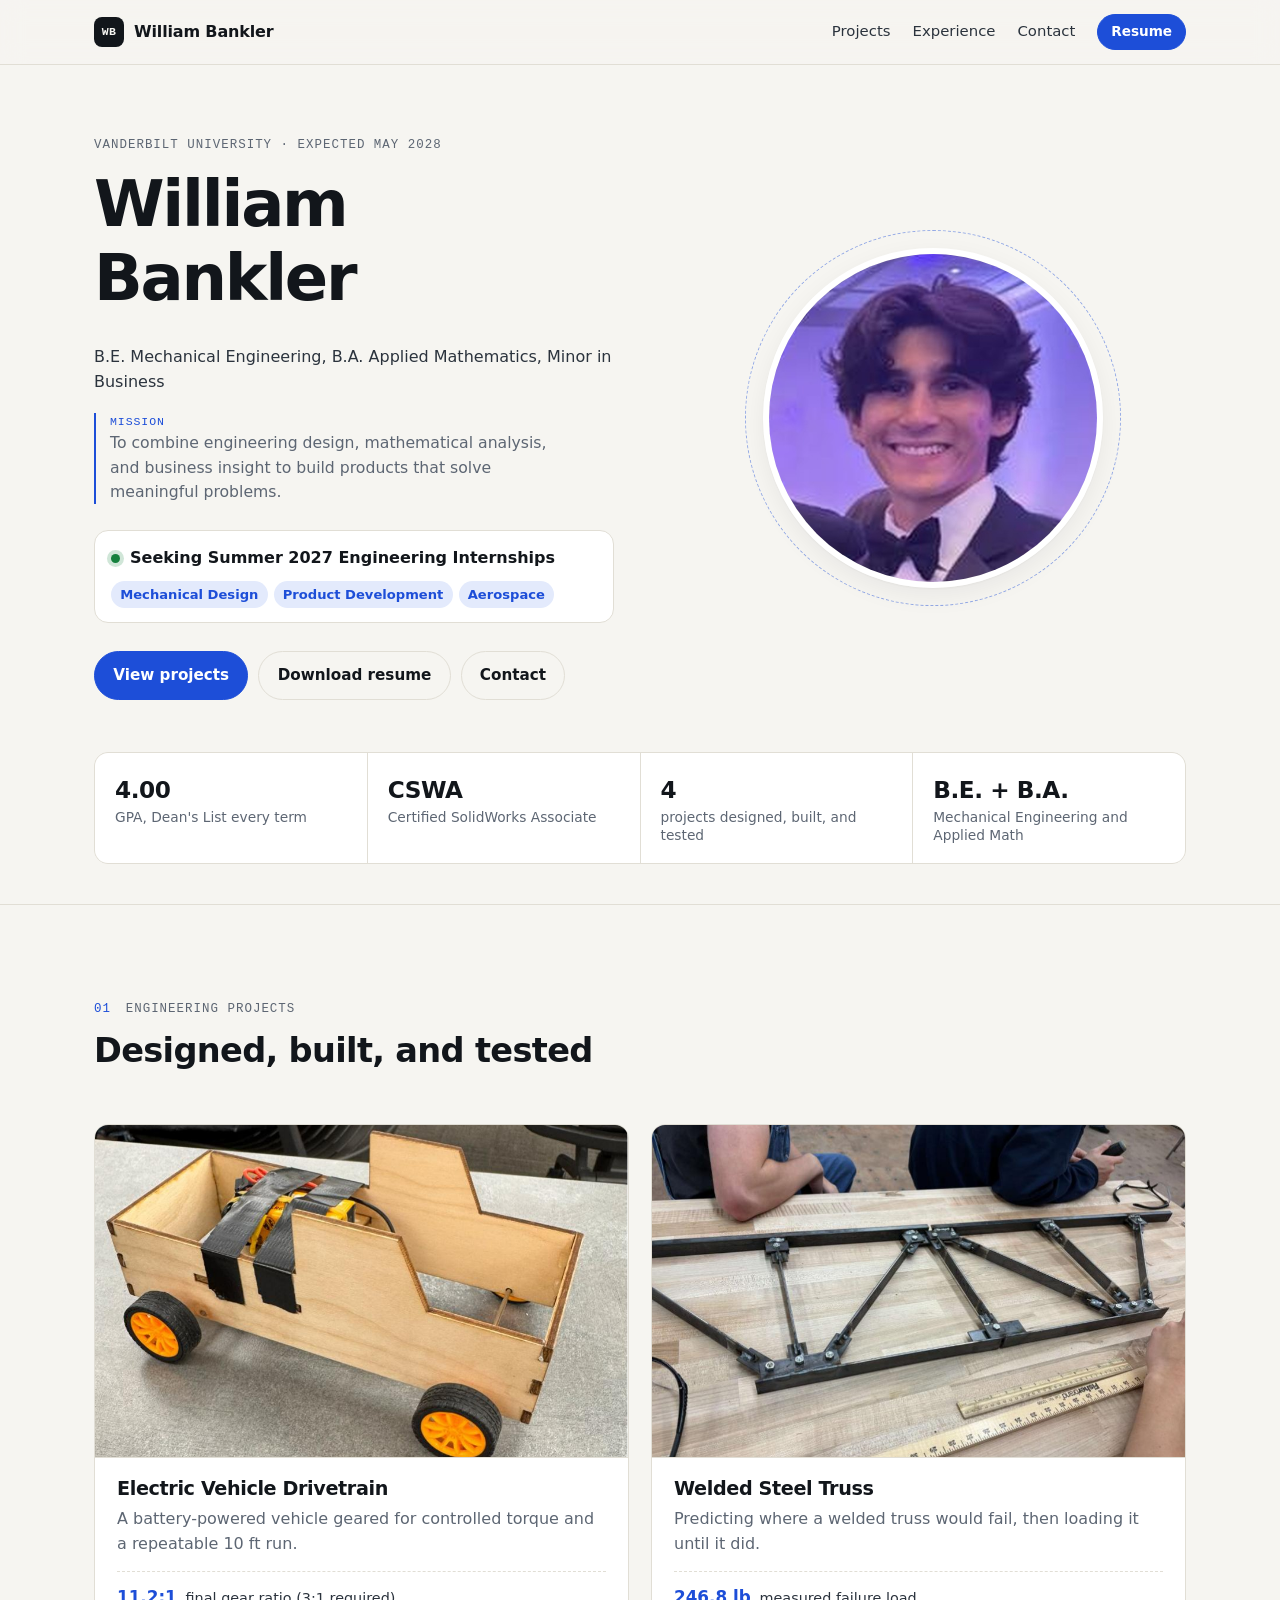
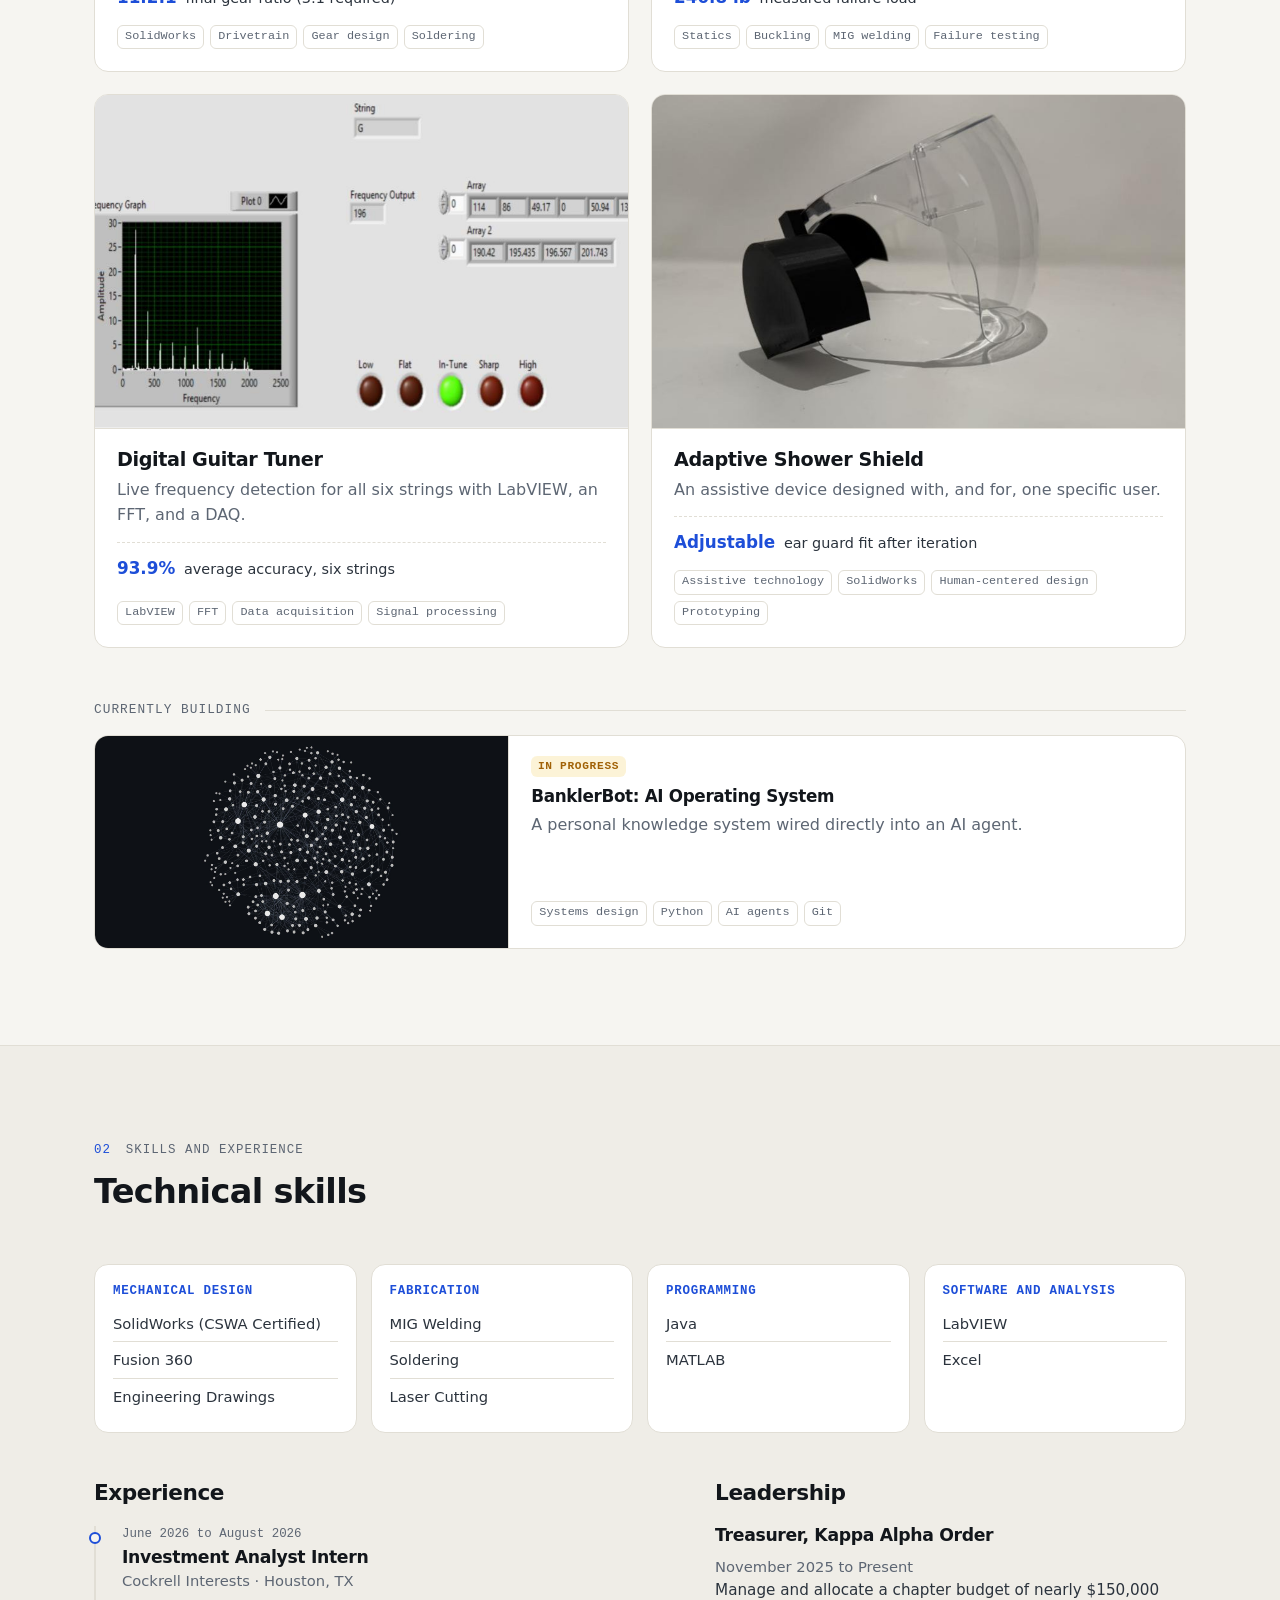
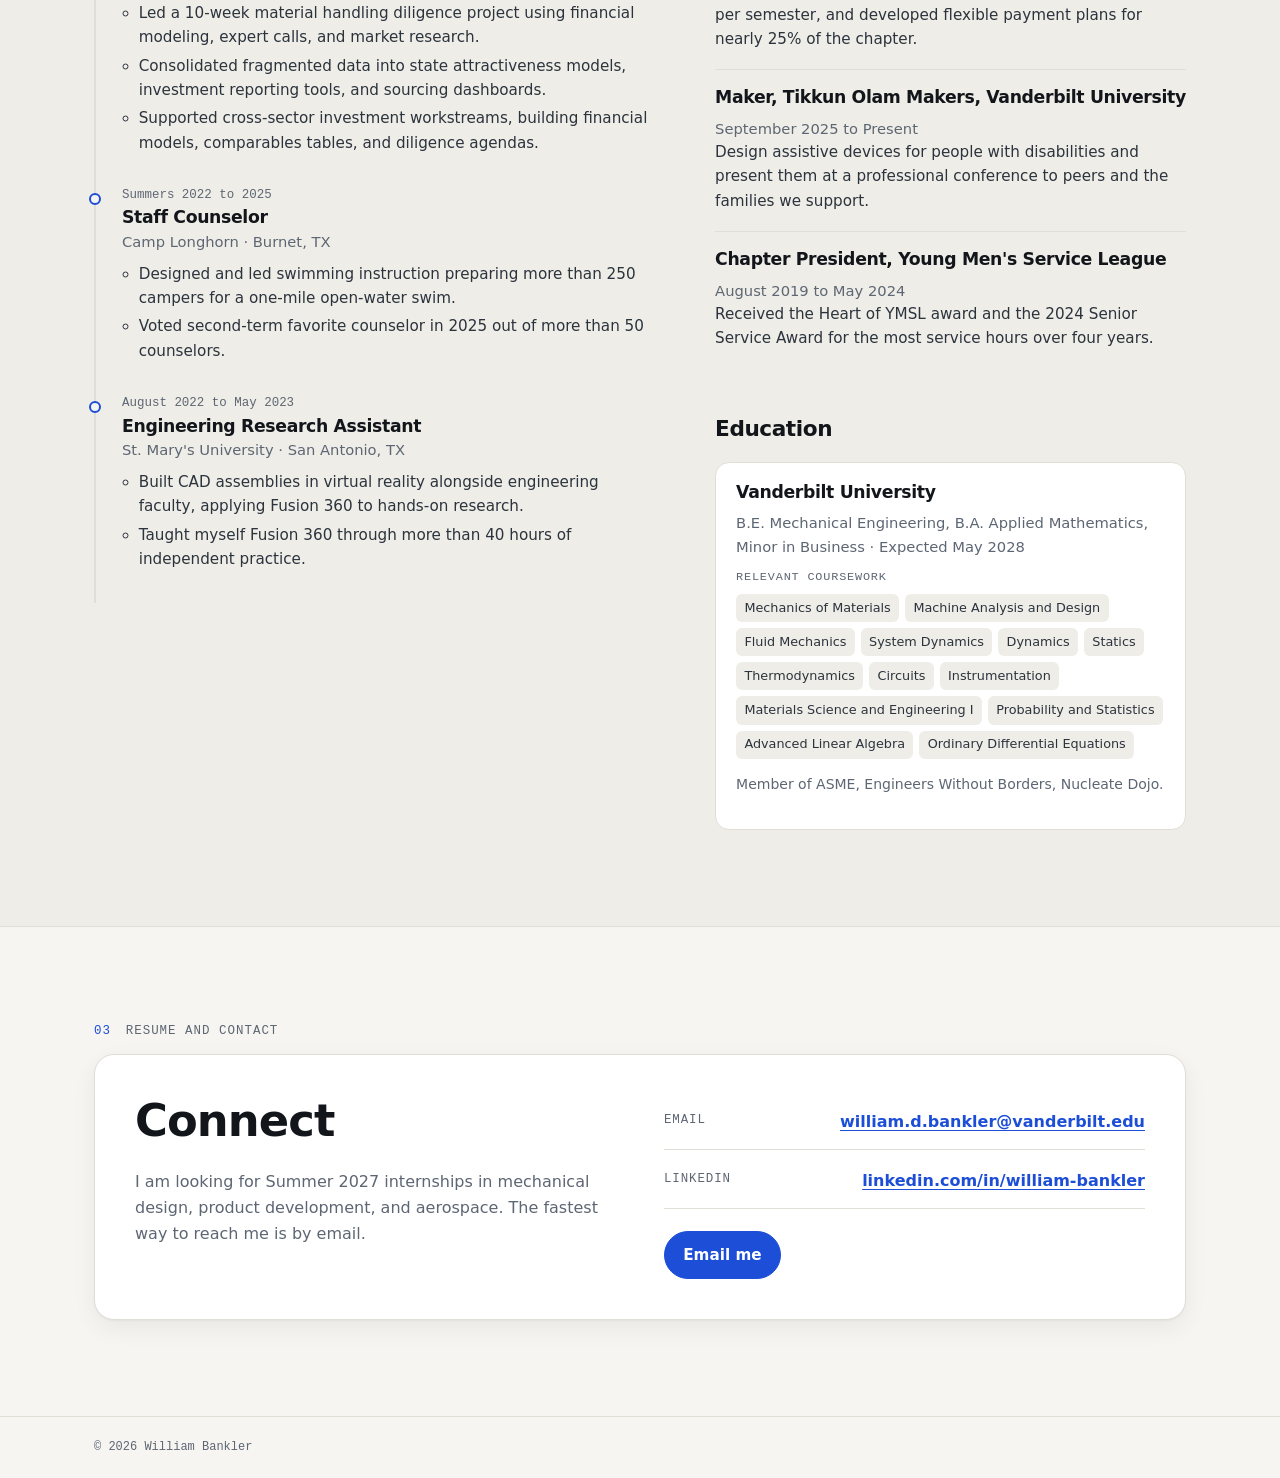
<file: docs/index.html>
<!doctype html>
<html lang="en">
<head>
<meta charset="utf-8">
<meta name="viewport" content="width=device-width, initial-scale=1">
<meta http-equiv="Content-Security-Policy" content="default-src 'self'; img-src 'self' data:; style-src 'self'; script-src 'self'; object-src 'none'; base-uri 'none'; form-action 'none'">
<meta name="referrer" content="strict-origin-when-cross-origin">
<title>William Bankler | Engineering Portfolio</title>
<meta name="description" content="William Bankler, B.E. Mechanical Engineering, B.A. Applied Mathematics, Minor in Business, Vanderbilt University. Seeking Summer 2027 Engineering Internships.">
<meta property="og:title" content="William Bankler | Engineering Portfolio"><meta property="og:description" content="William Bankler, B.E. Mechanical Engineering, B.A. Applied Mathematics, Minor in Business, Vanderbilt University. Seeking Summer 2027 Engineering Internships."><meta property="og:type" content="website"><meta property="og:image" content="https://wbankler05.github.io/media/projects/electric-vehicle/ev-final.jpg">
<link rel="icon" href="static/favicon.svg?v=afdff88c2d" type="image/svg+xml">
<link rel="stylesheet" href="static/style.css?v=dbd80b9063">
<script src="static/site.js?v=0c40fa672f" defer></script>
</head>
<body>
<a class="skip" href="#main">Skip to content</a>
<header class="topbar">
  <div class="wrap topbar-inner">
    <a class="brand" href="index.html"><span class="brand-mark" aria-hidden="true">WB</span>William Bankler</a>
    <nav class="nav" aria-label="Primary">
      <a href="index.html#projects">Projects</a>
      <a href="index.html#experience">Experience</a>
      <a href="index.html#contact">Contact</a>
      <a class="btn btn-small" href="media/resume/William-Bankler-Resume.pdf?v=e7cdd687d5" download>Resume</a>
    </nav>
  </div>
</header>
<main id="main">

<section class="hero">
  <div class="wrap hero-grid">
    <div class="hero-text">
      <p class="kicker">Vanderbilt University · Expected May 2028</p>
      <h1>William Bankler</h1>
      <p class="degree">B.E. Mechanical Engineering, B.A. Applied Mathematics, Minor in Business</p>
      
      <p class="mission"><span>Mission</span>To combine engineering design, mathematical analysis, and business insight to build products that solve meaningful problems.</p>
      <div class="seeking">
        <p><span class="dot" aria-hidden="true"></span>Seeking Summer 2027 Engineering Internships</p>
        <ul class="focus"><li>Mechanical Design</li><li>Product Development</li><li>Aerospace</li></ul>
      </div>
      <div class="actions">
        <a class="btn" href="#projects">View projects</a>
        <a class="btn btn-ghost" href="media/resume/William-Bankler-Resume.pdf?v=e7cdd687d5" download>Download resume</a>
        <a class="btn btn-ghost" href="#contact">Contact</a>
      </div>
    </div>
    <figure class="hero-portrait">
      <img src="media/profile/headshot.jpg?v=18ed8d3fde" alt="Portrait of William Bankler">
    </figure>
  </div>
  <div class="wrap"><div class="stats"><div class="stat"><strong>4.00</strong><span>GPA, Dean&#x27;s List every term</span></div><div class="stat"><strong>CSWA</strong><span>Certified SolidWorks Associate</span></div><div class="stat"><strong>4</strong><span>projects designed, built, and tested</span></div><div class="stat"><strong>B.E. + B.A.</strong><span>Mechanical Engineering and Applied Math</span></div></div></div>
</section>

<section id="projects" class="section">
  <div class="wrap">
    <p class="eyebrow"><span>01</span> Engineering projects</p>
    <div class="section-head">
      <h2>Designed, built, and tested</h2>
    </div>
    <div class="grid grid-2"><a class="card" href="projects/electric-vehicle.html">
  <div class="card-img"><img src="media/projects/electric-vehicle/ev-final.jpg?v=8b756af70c" alt="Electric Vehicle Drivetrain" loading="lazy"></div>
  <div class="card-body">
    
    <h3>Electric Vehicle Drivetrain</h3>
    <p class="muted">A battery-powered vehicle geared for controlled torque and a repeatable 10 ft run.</p>
    <p class="card-metric"><strong>11.2:1</strong> final gear ratio (3:1 required)</p>
    <ul class="tags"><li>SolidWorks</li><li>Drivetrain</li><li>Gear design</li><li>Soldering</li></ul>
  </div>
</a>
<a class="card" href="projects/steel-truss.html">
  <div class="card-img"><img src="media/projects/steel-truss/truss-assembled.jpg?v=0a36ee2962" alt="Welded Steel Truss" loading="lazy"></div>
  <div class="card-body">
    
    <h3>Welded Steel Truss</h3>
    <p class="muted">Predicting where a welded truss would fail, then loading it until it did.</p>
    <p class="card-metric"><strong>246.8 lb</strong> measured failure load</p>
    <ul class="tags"><li>Statics</li><li>Buckling</li><li>MIG welding</li><li>Failure testing</li></ul>
  </div>
</a>
<a class="card" href="projects/guitar-tuner.html">
  <div class="card-img"><img src="media/projects/guitar-tuner/tuner-front-panel.jpg?v=2bf422ad11" alt="Digital Guitar Tuner" loading="lazy"></div>
  <div class="card-body">
    
    <h3>Digital Guitar Tuner</h3>
    <p class="muted">Live frequency detection for all six strings with LabVIEW, an FFT, and a DAQ.</p>
    <p class="card-metric"><strong>93.9%</strong> average accuracy, six strings</p>
    <ul class="tags"><li>LabVIEW</li><li>FFT</li><li>Data acquisition</li><li>Signal processing</li></ul>
  </div>
</a>
<a class="card" href="projects/shower-shield.html">
  <div class="card-img"><img src="media/projects/shower-shield/shield-final.jpg?v=4ce1c77879" alt="Adaptive Shower Shield" loading="lazy"></div>
  <div class="card-body">
    
    <h3>Adaptive Shower Shield</h3>
    <p class="muted">An assistive device designed with, and for, one specific user.</p>
    <p class="card-metric"><strong>Adjustable</strong> ear guard fit after iteration</p>
    <ul class="tags"><li>Assistive technology</li><li>SolidWorks</li><li>Human-centered design</li><li>Prototyping</li></ul>
  </div>
</a></div>
    <div class="subhead"><h3>Currently building</h3></div>
<div class="grid grid-1"><a class="card card-small" href="projects/banklerbot.html">
  <div class="card-img"><img src="media/projects/banklerbot/bb-vault-graph.jpg?v=eb9e71341e" alt="BanklerBot: AI Operating System" loading="lazy"></div>
  <div class="card-body">
    <span class="badge">In progress</span>
    <h3>BanklerBot: AI Operating System</h3>
    <p class="muted">A personal knowledge system wired directly into an AI agent.</p>
    
    <ul class="tags"><li>Systems design</li><li>Python</li><li>AI agents</li><li>Git</li></ul>
  </div>
</a></div>
  </div>
</section>

<section id="experience" class="section section-alt">
  <div class="wrap">
    <p class="eyebrow"><span>02</span> Skills and experience</p>
    <div class="section-head">
      <h2>Technical skills</h2>
    </div>
    <div class="skills"><div class="skill">
  <h3>Mechanical Design</h3>
  <ul><li>SolidWorks (CSWA Certified)</li><li>Fusion 360</li><li>Engineering Drawings</li></ul>
</div><div class="skill">
  <h3>Fabrication</h3>
  <ul><li>MIG Welding</li><li>Soldering</li><li>Laser Cutting</li></ul>
</div><div class="skill">
  <h3>Programming</h3>
  <ul><li>Java</li><li>MATLAB</li></ul>
</div><div class="skill">
  <h3>Software and Analysis</h3>
  <ul><li>LabVIEW</li><li>Excel</li></ul>
</div></div>

    <div class="two-col">
      <div>
        <h2 class="h2-sub">Experience</h2>
        <ol class="timeline"><li class="tl-item">
  <div class="tl-when">June 2026 to August 2026</div>
  <div class="tl-what">
    <h3>Investment Analyst Intern</h3>
    <p class="tl-org">Cockrell Interests · Houston, TX</p>
    <ul><li>Led a 10-week material handling diligence project using financial modeling, expert calls, and market research.</li><li>Consolidated fragmented data into state attractiveness models, investment reporting tools, and sourcing dashboards.</li><li>Supported cross-sector investment workstreams, building financial models, comparables tables, and diligence agendas.</li></ul>
  </div>
</li><li class="tl-item">
  <div class="tl-when">Summers 2022 to 2025</div>
  <div class="tl-what">
    <h3>Staff Counselor</h3>
    <p class="tl-org">Camp Longhorn · Burnet, TX</p>
    <ul><li>Designed and led swimming instruction preparing more than 250 campers for a one-mile open-water swim.</li><li>Voted second-term favorite counselor in 2025 out of more than 50 counselors.</li></ul>
  </div>
</li><li class="tl-item">
  <div class="tl-when">August 2022 to May 2023</div>
  <div class="tl-what">
    <h3>Engineering Research Assistant</h3>
    <p class="tl-org">St. Mary&#x27;s University · San Antonio, TX</p>
    <ul><li>Built CAD assemblies in virtual reality alongside engineering faculty, applying Fusion 360 to hands-on research.</li><li>Taught myself Fusion 360 through more than 40 hours of independent practice.</li></ul>
  </div>
</li></ol>
      </div>
      <div>
        <h2 class="h2-sub">Leadership</h2>
        <ul class="lead-list"><li>
  <h3>Treasurer, Kappa Alpha Order</h3>
  <p class="tl-org">November 2025 to Present</p>
  <p>Manage and allocate a chapter budget of nearly $150,000 per semester, and developed flexible payment plans for nearly 25% of the chapter.</p>
</li><li>
  <h3>Maker, Tikkun Olam Makers, Vanderbilt University</h3>
  <p class="tl-org">September 2025 to Present</p>
  <p>Design assistive devices for people with disabilities and present them at a professional conference to peers and the families we support.</p>
</li><li>
  <h3>Chapter President, Young Men&#x27;s Service League</h3>
  <p class="tl-org">August 2019 to May 2024</p>
  <p>Received the Heart of YMSL award and the 2024 Senior Service Award for the most service hours over four years.</p>
</li></ul>
        <h2 class="h2-sub">Education</h2>
        <div class="edu">
          <h3>Vanderbilt University</h3>
          <p class="tl-org">B.E. Mechanical Engineering, B.A. Applied Mathematics, Minor in Business · Expected May 2028</p>
          <p class="edu-label">Relevant coursework</p>
          <ul class="chips"><li>Mechanics of Materials</li><li>Machine Analysis and Design</li><li>Fluid Mechanics</li><li>System Dynamics</li><li>Dynamics</li><li>Statics</li><li>Thermodynamics</li><li>Circuits</li><li>Instrumentation</li><li>Materials Science and Engineering I</li><li>Probability and Statistics</li><li>Advanced Linear Algebra</li><li>Ordinary Differential Equations</li></ul>
          <p class="muted small">Member of ASME, Engineers Without Borders, Nucleate Dojo.</p>
        </div>
      </div>
    </div>
  </div>
</section>

<section id="contact" class="section">
  <div class="wrap">
    <p class="eyebrow"><span>03</span> Resume and contact</p>
    <div class="contact">
      <div>
        <h2>Connect</h2>
        <p class="muted">I am looking for Summer 2027 internships in mechanical design, product development, and aerospace. The fastest way to reach me is by email.</p>
      </div>
      <div class="contact-links">
        <div class="contact-row"><span>Email</span><a class="js-email " data-u="william.d.bankler" data-d="vanderbilt.edu" href="index.html#contact">william.d.bankler [at] vanderbilt.edu</a></div>
        <div class="contact-row"><span>LinkedIn</span><a href="https://www.linkedin.com/in/william-bankler" rel="noopener noreferrer" target="_blank">linkedin.com/in/william-bankler</a></div>        <a class="btn js-mailto" href="#contact">Email me</a>
      </div>
    </div>
  </div>
</section>

</main>
<footer class="footer">
  <div class="wrap footer-inner">
    <p class="fine">© 2026 William Bankler</p>
    
  </div>
</footer>
<dialog class="lightbox" aria-label="Image viewer">
  <button class="lightbox-close" type="button" aria-label="Close">×</button>
  <figure><img alt=""><figcaption></figcaption></figure>
</dialog>
</body>
</html>
</file>
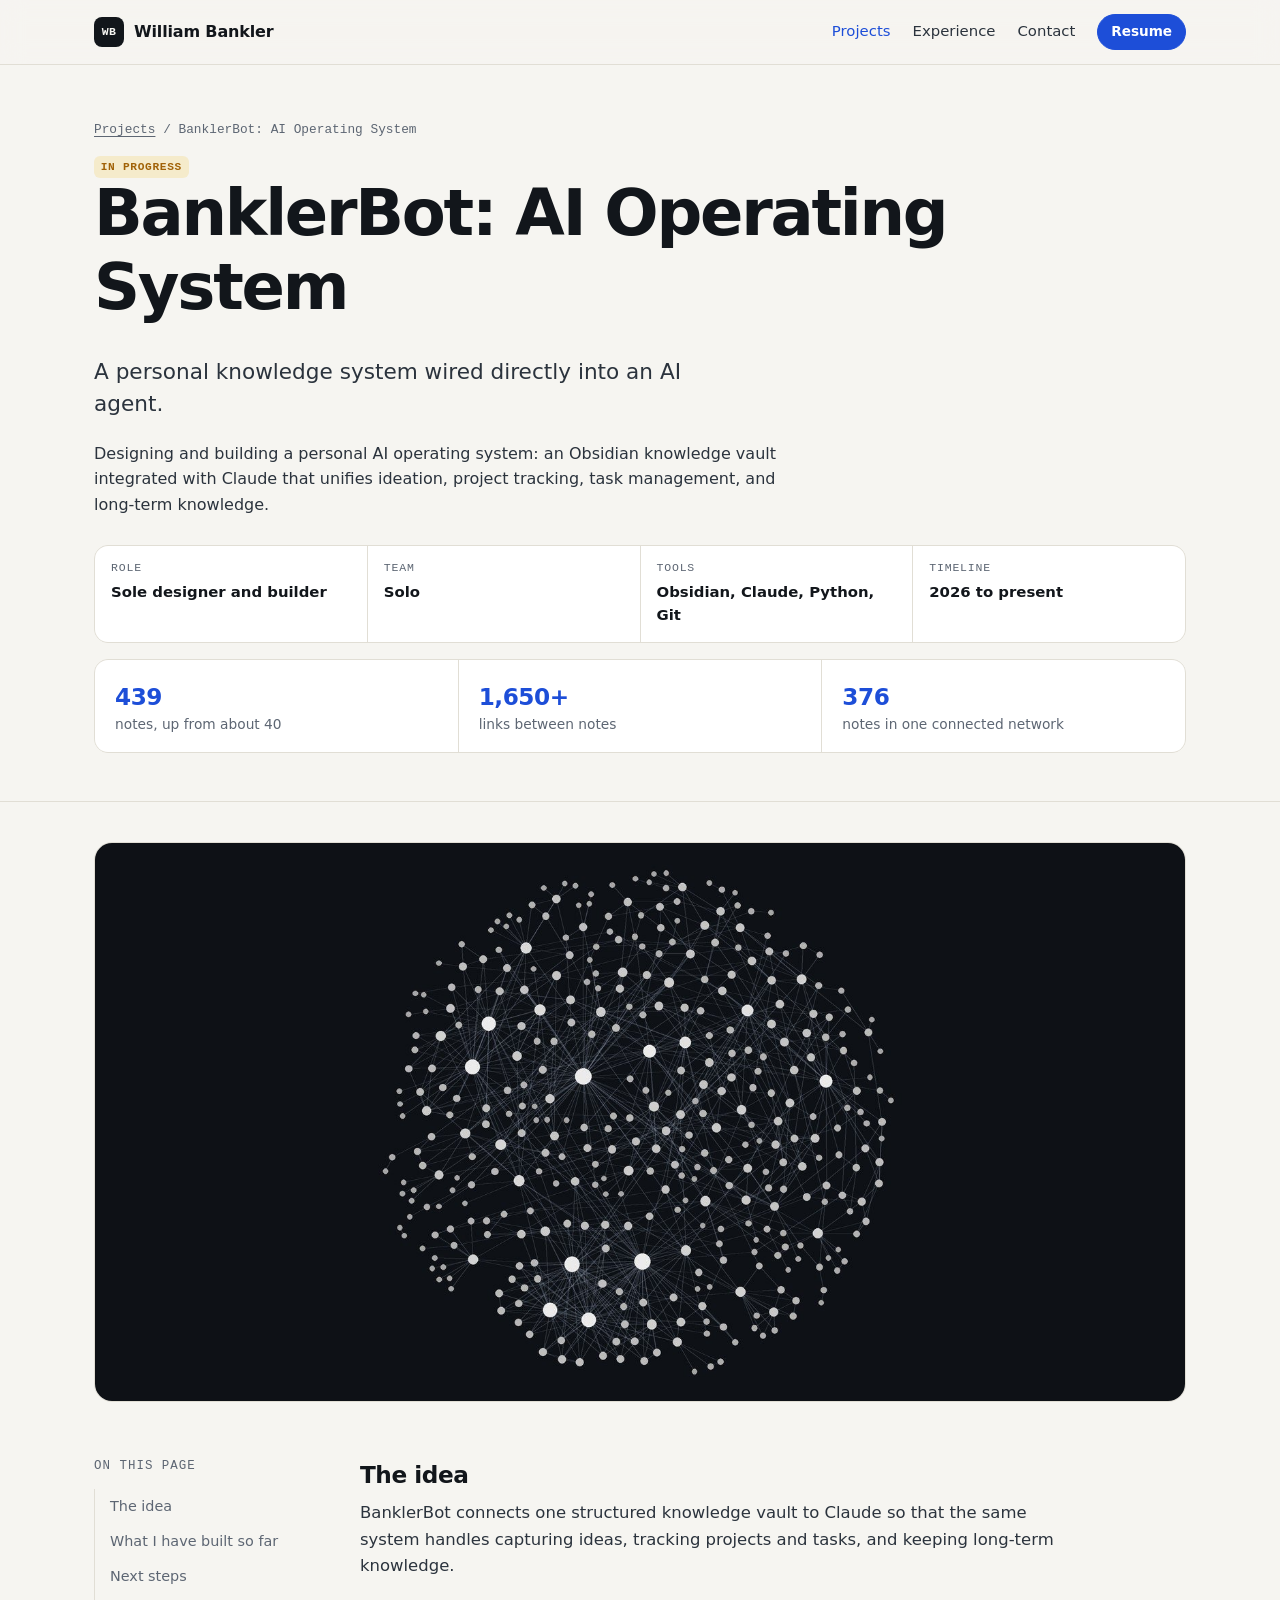
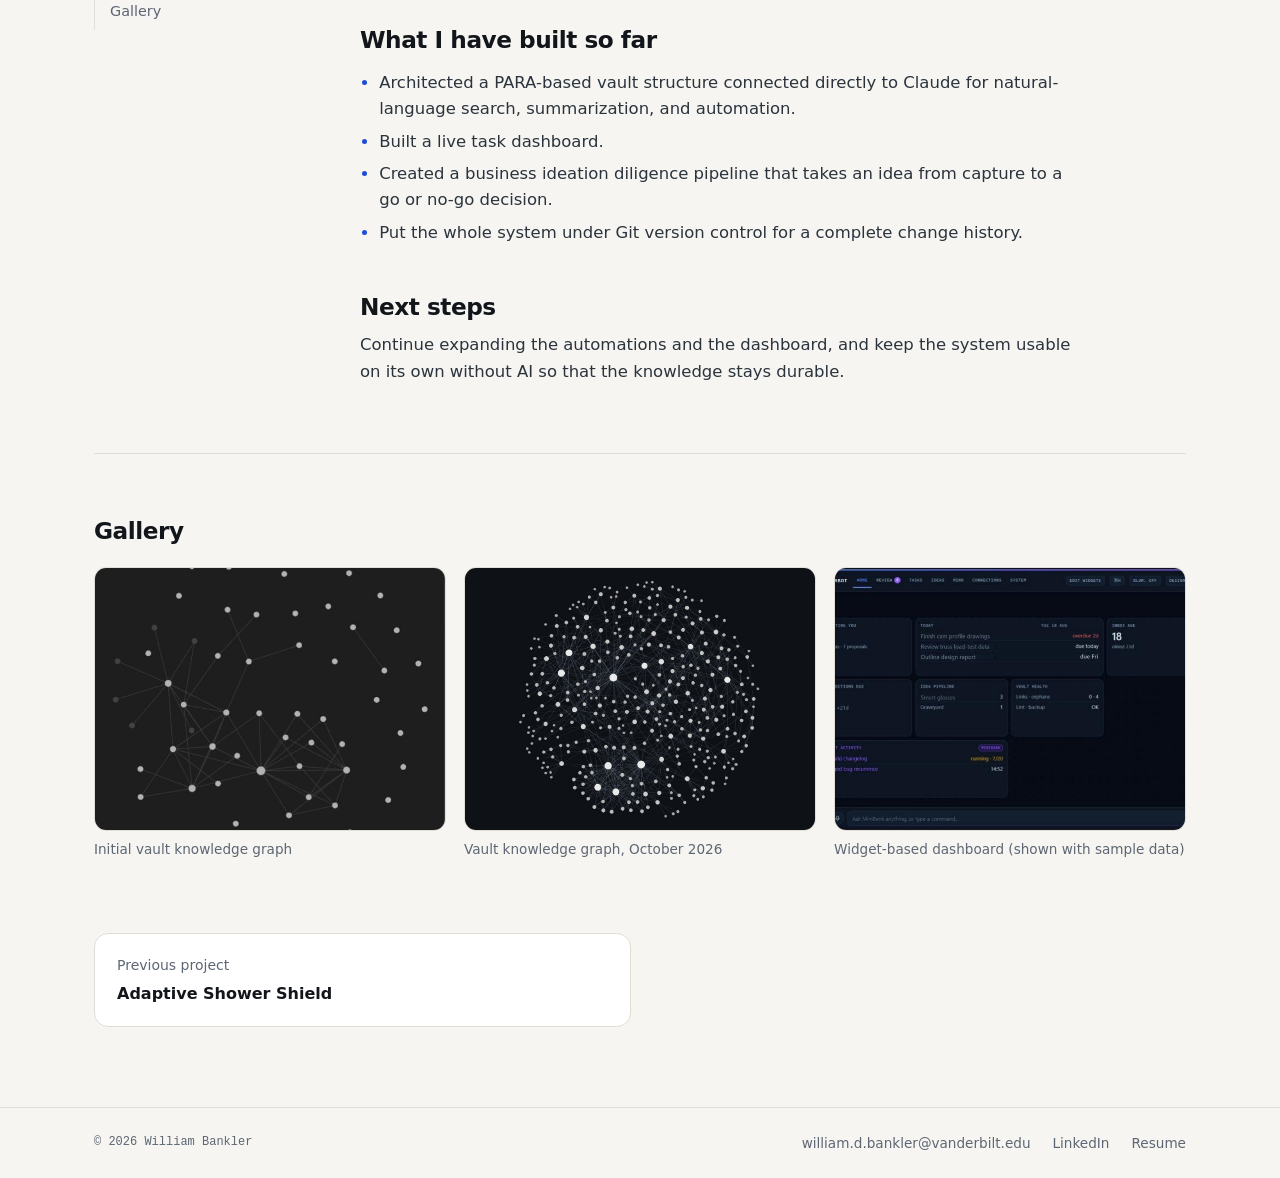
<file: docs/projects/banklerbot.html>
<!doctype html>
<html lang="en">
<head>
<meta charset="utf-8">
<meta name="viewport" content="width=device-width, initial-scale=1">
<meta http-equiv="Content-Security-Policy" content="default-src 'self'; img-src 'self' data:; style-src 'self'; script-src 'self'; object-src 'none'; base-uri 'none'; form-action 'none'">
<meta name="referrer" content="strict-origin-when-cross-origin">
<title>BanklerBot: AI Operating System | William Bankler</title>
<meta name="description" content="Designing and building a personal AI operating system: an Obsidian knowledge vault integrated with Claude that unifies ideation, project tracking, task management, and long-term knowledge.">
<meta property="og:title" content="BanklerBot: AI Operating System | William Bankler"><meta property="og:description" content="Designing and building a personal AI operating system: an Obsidian knowledge vault integrated with Claude that unifies ideation, project tracking, task management, and long-term knowledge."><meta property="og:type" content="website"><meta property="og:image" content="https://wbankler05.github.io/media/projects/banklerbot/bb-vault-graph.jpg">
<link rel="icon" href="../static/favicon.svg?v=afdff88c2d" type="image/svg+xml">
<link rel="stylesheet" href="../static/style.css?v=dbd80b9063">
<script src="../static/site.js?v=0c40fa672f" defer></script>
</head>
<body>
<a class="skip" href="#main">Skip to content</a>
<header class="topbar">
  <div class="wrap topbar-inner">
    <a class="brand" href="../index.html"><span class="brand-mark" aria-hidden="true">WB</span>William Bankler</a>
    <nav class="nav" aria-label="Primary">
      <a href="../index.html#projects" aria-current="page">Projects</a>
      <a href="../index.html#experience">Experience</a>
      <a href="../index.html#contact">Contact</a>
      <a class="btn btn-small" href="../media/resume/William-Bankler-Resume.pdf?v=e7cdd687d5" download>Resume</a>
    </nav>
  </div>
</header>
<main id="main">

<article class="case">
  <header class="case-head">
    <div class="wrap">
      <p class="crumb"><a href="../index.html#projects">Projects</a> <span aria-hidden="true">/</span> BanklerBot: AI Operating System</p>
      <span class="badge">In progress</span>
      <h1>BanklerBot: AI Operating System</h1>
      <p class="lede">A personal knowledge system wired directly into an AI agent.</p>
      <p class="case-summary">Designing and building a personal AI operating system: an Obsidian knowledge vault integrated with Claude that unifies ideation, project tracking, task management, and long-term knowledge.</p>
      <dl class="meta"><div><dt>Role</dt><dd>Sole designer and builder</dd></div><div><dt>Team</dt><dd>Solo</dd></div><div><dt>Tools</dt><dd>Obsidian, Claude, Python, Git</dd></div><div><dt>Timeline</dt><dd>2026 to present</dd></div></dl>
      <div class="stats stats-case"><div class="stat"><strong>439</strong><span>notes, up from about 40</span></div><div class="stat"><strong>1,650+</strong><span>links between notes</span></div><div class="stat"><strong>376</strong><span>notes in one connected network</span></div></div>
    </div>
  </header>
  <div class="wrap">
    <figure class="case-cover"><img src="../media/projects/banklerbot/bb-vault-graph.jpg?v=eb9e71341e" alt="BanklerBot: AI Operating System"></figure>
    <div class="case-body">
      <aside class="toc" aria-label="On this page"><p class="eyebrow">On this page</p><ol><li><a href="#the-idea">The idea</a></li><li><a href="#what-i-have-built-so-far">What I have built so far</a></li><li><a href="#next-steps">Next steps</a></li><li><a href="#gallery">Gallery</a></li></ol></aside>
      <div class="prose"><section id="the-idea" class="cs-section"><h2>The idea</h2><p>BanklerBot connects one structured knowledge vault to Claude so that the same system handles capturing ideas, tracking projects and tasks, and keeping long-term knowledge.</p></section><section id="what-i-have-built-so-far" class="cs-section"><h2>What I have built so far</h2><ul><li>Architected a PARA-based vault structure connected directly to Claude for natural-language search, summarization, and automation.</li><li>Built a live task dashboard.</li><li>Created a business ideation diligence pipeline that takes an idea from capture to a go or no-go decision.</li><li>Put the whole system under Git version control for a complete change history.</li></ul></section><section id="next-steps" class="cs-section"><h2>Next steps</h2><p>Continue expanding the automations and the dashboard, and keep the system usable on its own without AI so that the knowledge stays durable.</p></section></div>
    </div>
    <section id="gallery" class="gallery-wrap">
      <h2>Gallery</h2>
      <div class="gallery"><figure class="shot">
  <button type="button" class="shot-btn" data-full="../media/projects/banklerbot/bb-graph-initial.jpg?v=6ca91e0f36" data-caption="Initial vault knowledge graph">
    <img src="../media/projects/banklerbot/bb-graph-initial.jpg?v=6ca91e0f36" alt="Initial vault knowledge graph" loading="lazy">
  </button>
  <figcaption>Initial vault knowledge graph</figcaption>
</figure><figure class="shot">
  <button type="button" class="shot-btn" data-full="../media/projects/banklerbot/bb-vault-graph.jpg?v=eb9e71341e" data-caption="Vault knowledge graph, October 2026">
    <img src="../media/projects/banklerbot/bb-vault-graph.jpg?v=eb9e71341e" alt="Vault knowledge graph, October 2026" loading="lazy">
  </button>
  <figcaption>Vault knowledge graph, October 2026</figcaption>
</figure><figure class="shot">
  <button type="button" class="shot-btn" data-full="../media/projects/banklerbot/bb-dashboard.jpg?v=d21ceae148" data-caption="Widget-based dashboard (shown with sample data)">
    <img src="../media/projects/banklerbot/bb-dashboard.jpg?v=d21ceae148" alt="Widget-based dashboard (shown with sample data)" loading="lazy">
  </button>
  <figcaption>Widget-based dashboard (shown with sample data)</figcaption>
</figure></div>
    </section>
    <nav class="prevnext" aria-label="More projects"><a class="pn pn-prev" href="shower-shield.html"><span class="muted small">Previous project</span><strong>Adaptive Shower Shield</strong></a><span></span></nav>
  </div>
</article>

</main>
<footer class="footer">
  <div class="wrap footer-inner">
    <p class="fine">© 2026 William Bankler</p>
    <ul class="footer-links">
      <li><a class="js-email " data-u="william.d.bankler" data-d="vanderbilt.edu" href="../index.html#contact">william.d.bankler [at] vanderbilt.edu</a></li>
      <li><a href="https://www.linkedin.com/in/william-bankler" rel="noopener noreferrer" target="_blank">LinkedIn</a></li>
      <li><a href="../media/resume/William-Bankler-Resume.pdf?v=e7cdd687d5" download>Resume</a></li>
    </ul>
  </div>
</footer>
<dialog class="lightbox" aria-label="Image viewer">
  <button class="lightbox-close" type="button" aria-label="Close">×</button>
  <figure><img alt=""><figcaption></figcaption></figure>
</dialog>
</body>
</html>
</file>
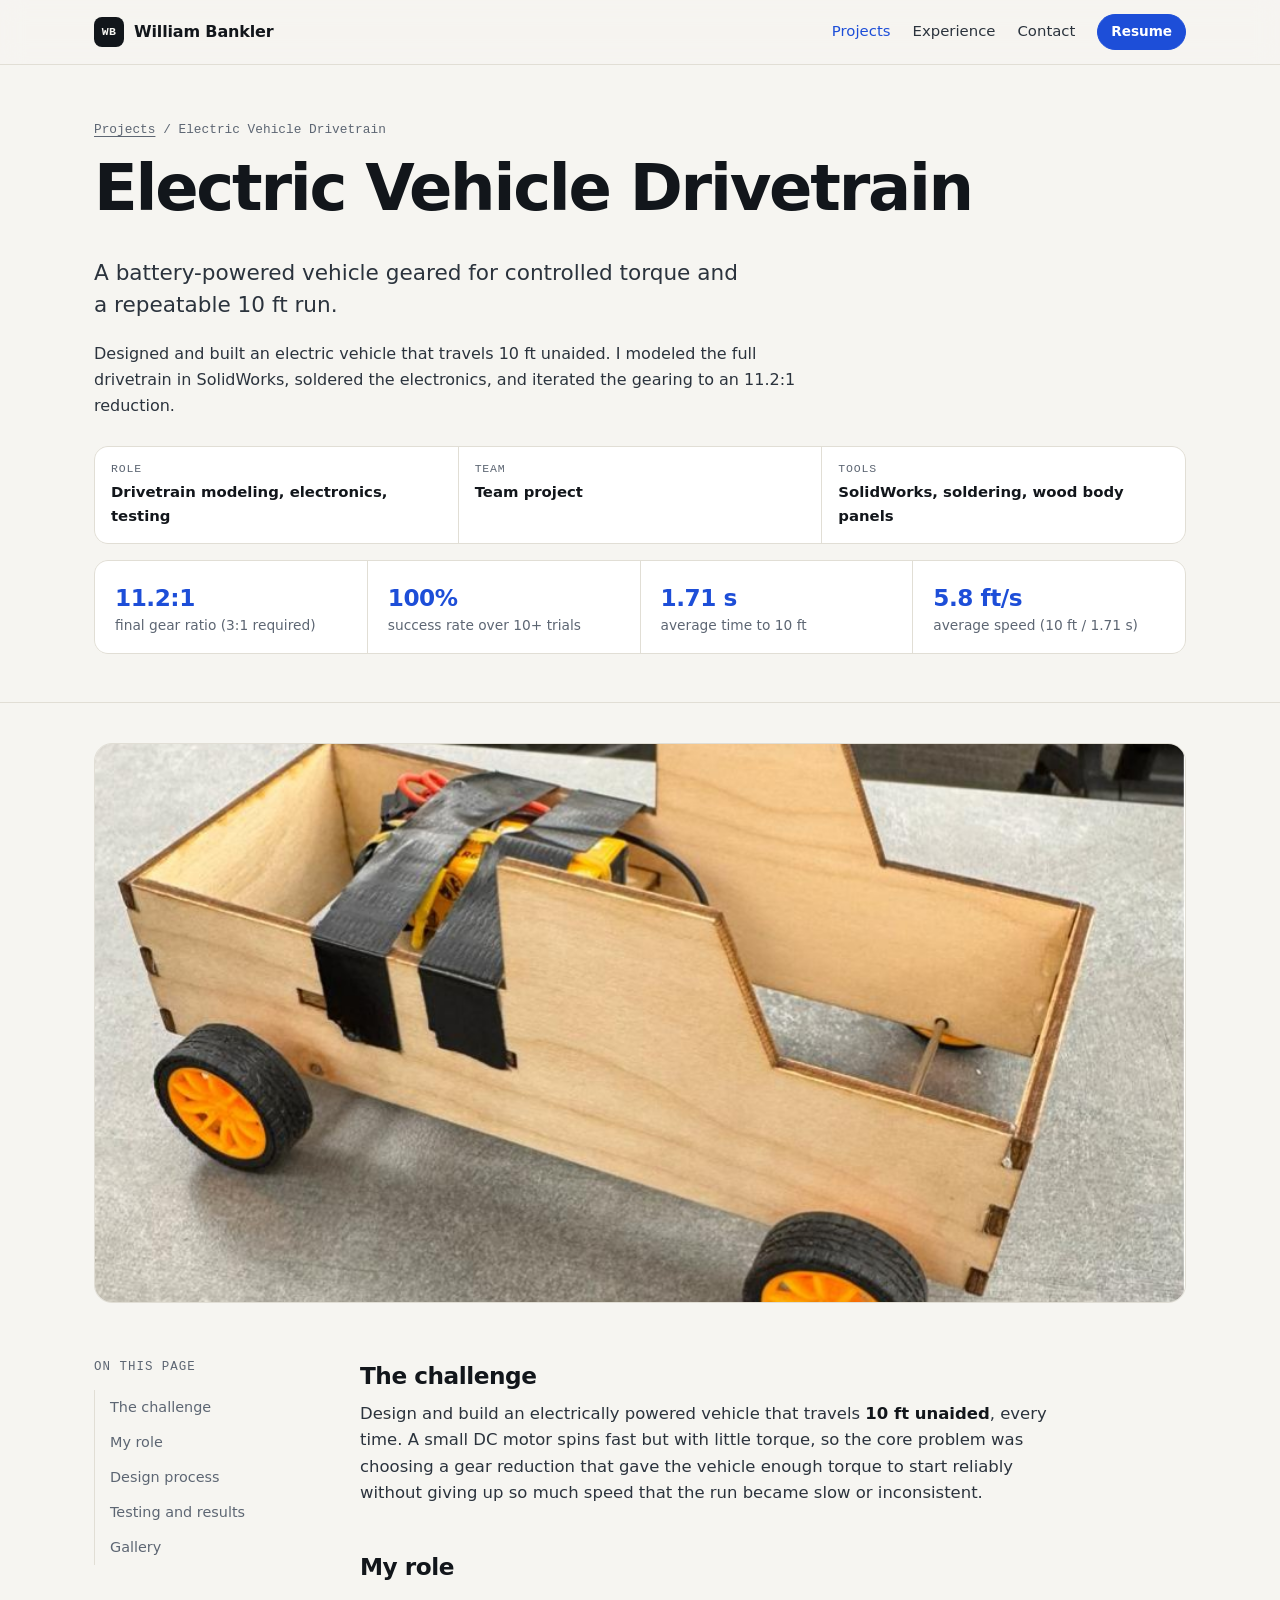
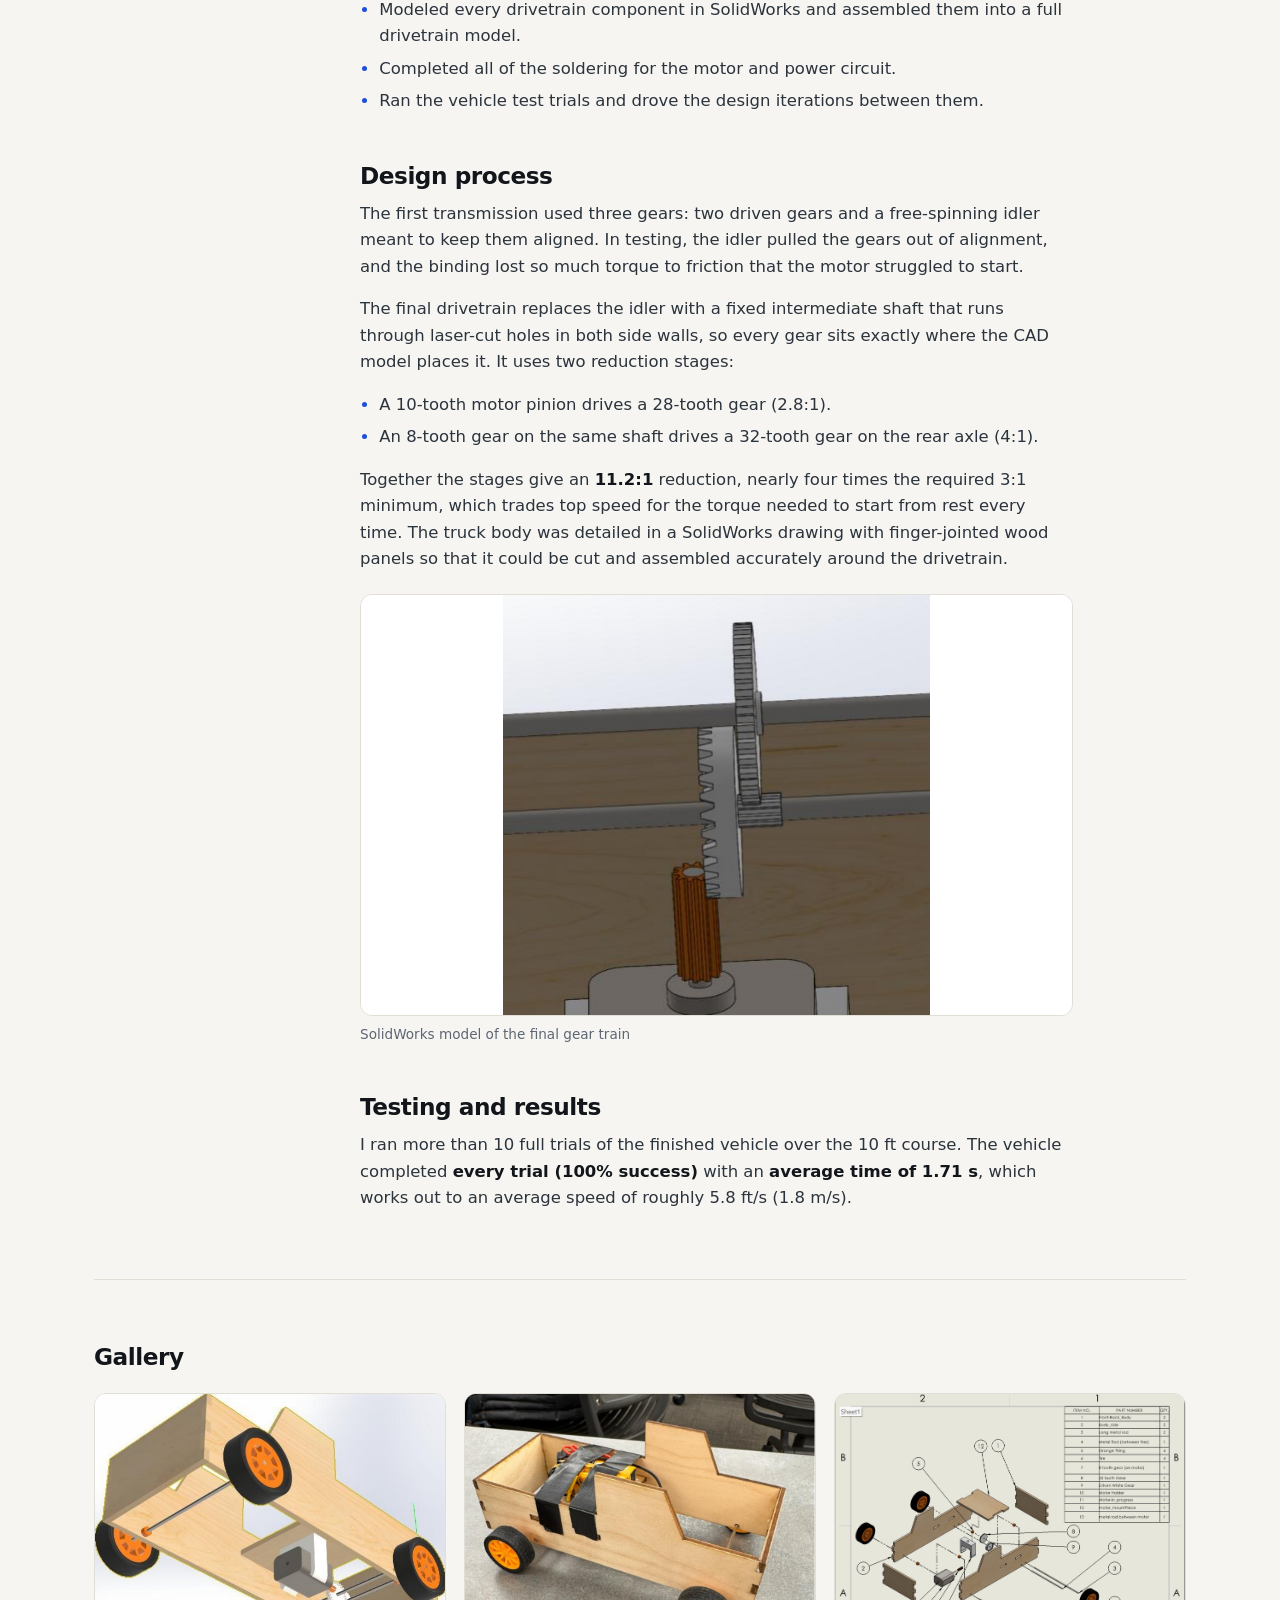
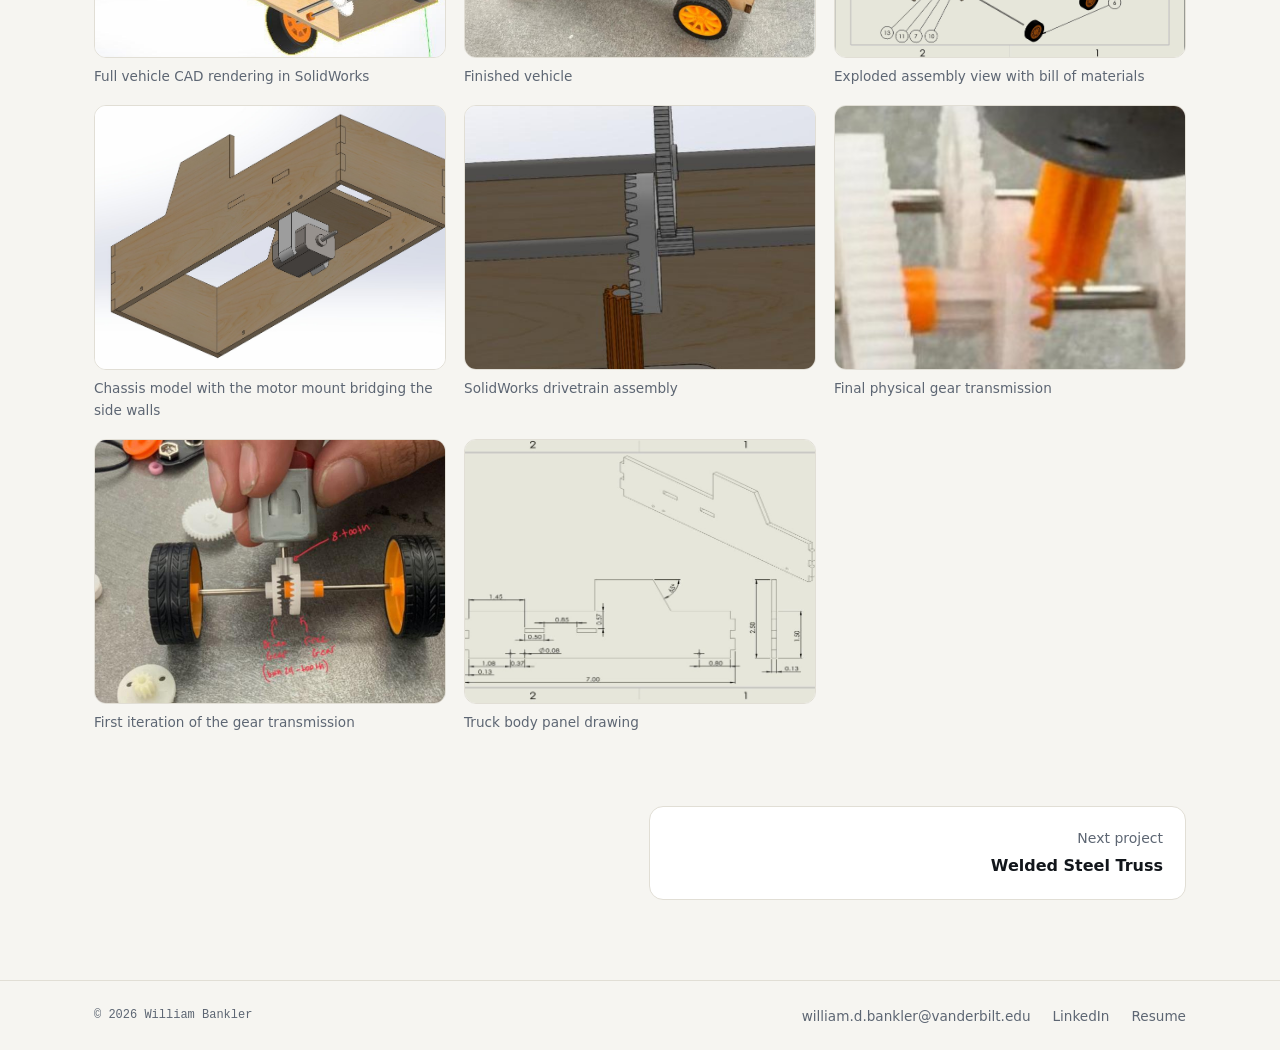
<file: docs/projects/electric-vehicle.html>
<!doctype html>
<html lang="en">
<head>
<meta charset="utf-8">
<meta name="viewport" content="width=device-width, initial-scale=1">
<meta http-equiv="Content-Security-Policy" content="default-src 'self'; img-src 'self' data:; style-src 'self'; script-src 'self'; object-src 'none'; base-uri 'none'; form-action 'none'">
<meta name="referrer" content="strict-origin-when-cross-origin">
<title>Electric Vehicle Drivetrain | William Bankler</title>
<meta name="description" content="Designed and built an electric vehicle that travels 10 ft unaided. I modeled the full drivetrain in SolidWorks, soldered the electronics, and iterated the gearing to an 11.2:1 reduction.">
<meta property="og:title" content="Electric Vehicle Drivetrain | William Bankler"><meta property="og:description" content="Designed and built an electric vehicle that travels 10 ft unaided. I modeled the full drivetrain in SolidWorks, soldered the electronics, and iterated the gearing to an 11.2:1 reduction."><meta property="og:type" content="website"><meta property="og:image" content="https://wbankler05.github.io/media/projects/electric-vehicle/ev-final.jpg">
<link rel="icon" href="../static/favicon.svg?v=afdff88c2d" type="image/svg+xml">
<link rel="stylesheet" href="../static/style.css?v=dbd80b9063">
<script src="../static/site.js?v=0c40fa672f" defer></script>
</head>
<body>
<a class="skip" href="#main">Skip to content</a>
<header class="topbar">
  <div class="wrap topbar-inner">
    <a class="brand" href="../index.html"><span class="brand-mark" aria-hidden="true">WB</span>William Bankler</a>
    <nav class="nav" aria-label="Primary">
      <a href="../index.html#projects" aria-current="page">Projects</a>
      <a href="../index.html#experience">Experience</a>
      <a href="../index.html#contact">Contact</a>
      <a class="btn btn-small" href="../media/resume/William-Bankler-Resume.pdf?v=e7cdd687d5" download>Resume</a>
    </nav>
  </div>
</header>
<main id="main">

<article class="case">
  <header class="case-head">
    <div class="wrap">
      <p class="crumb"><a href="../index.html#projects">Projects</a> <span aria-hidden="true">/</span> Electric Vehicle Drivetrain</p>
      
      <h1>Electric Vehicle Drivetrain</h1>
      <p class="lede">A battery-powered vehicle geared for controlled torque and a repeatable 10 ft run.</p>
      <p class="case-summary">Designed and built an electric vehicle that travels 10 ft unaided. I modeled the full drivetrain in SolidWorks, soldered the electronics, and iterated the gearing to an 11.2:1 reduction.</p>
      <dl class="meta"><div><dt>Role</dt><dd>Drivetrain modeling, electronics, testing</dd></div><div><dt>Team</dt><dd>Team project</dd></div><div><dt>Tools</dt><dd>SolidWorks, soldering, wood body panels</dd></div></dl>
      <div class="stats stats-case"><div class="stat"><strong>11.2:1</strong><span>final gear ratio (3:1 required)</span></div><div class="stat"><strong>100%</strong><span>success rate over 10+ trials</span></div><div class="stat"><strong>1.71 s</strong><span>average time to 10 ft</span></div><div class="stat"><strong>5.8 ft/s</strong><span>average speed (10 ft / 1.71 s)</span></div></div>
    </div>
  </header>
  <div class="wrap">
    <figure class="case-cover"><img src="../media/projects/electric-vehicle/ev-final.jpg?v=8b756af70c" alt="Electric Vehicle Drivetrain"></figure>
    <div class="case-body">
      <aside class="toc" aria-label="On this page"><p class="eyebrow">On this page</p><ol><li><a href="#the-challenge">The challenge</a></li><li><a href="#my-role">My role</a></li><li><a href="#design-process">Design process</a></li><li><a href="#testing-and-results">Testing and results</a></li><li><a href="#gallery">Gallery</a></li></ol></aside>
      <div class="prose"><section id="the-challenge" class="cs-section"><h2>The challenge</h2><p>Design and build an electrically powered vehicle that travels <strong>10 ft unaided</strong>, every time. A small DC motor spins fast but with little torque, so the core problem was choosing a gear reduction that gave the vehicle enough torque to start reliably without giving up so much speed that the run became slow or inconsistent.</p></section><section id="my-role" class="cs-section"><h2>My role</h2><ul><li>Modeled every drivetrain component in SolidWorks and assembled them into a full drivetrain model.</li><li>Completed all of the soldering for the motor and power circuit.</li><li>Ran the vehicle test trials and drove the design iterations between them.</li></ul></section><section id="design-process" class="cs-section"><h2>Design process</h2><p>The first transmission used three gears: two driven gears and a free-spinning idler meant to keep them aligned. In testing, the idler pulled the gears out of alignment, and the binding lost so much torque to friction that the motor struggled to start.</p>
<p>The final drivetrain replaces the idler with a fixed intermediate shaft that runs through laser-cut holes in both side walls, so every gear sits exactly where the CAD model places it. It uses two reduction stages:</p>
<ul><li>A 10-tooth motor pinion drives a 28-tooth gear (2.8:1).</li><li>An 8-tooth gear on the same shaft drives a 32-tooth gear on the rear axle (4:1).</li></ul>
<p>Together the stages give an <strong>11.2:1</strong> reduction, nearly four times the required 3:1 minimum, which trades top speed for the torque needed to start from rest every time. The truck body was detailed in a SolidWorks drawing with finger-jointed wood panels so that it could be cut and assembled accurately around the drivetrain.</p><figure class="cs-figure"><button type="button" class="shot-btn" data-full="../media/projects/electric-vehicle/ev-gear-cad.jpg?v=31c2f67fb6" data-caption="SolidWorks model of the final gear train"><img src="../media/projects/electric-vehicle/ev-gear-cad.jpg?v=31c2f67fb6" alt="SolidWorks model of the final gear train" loading="lazy"></button><figcaption>SolidWorks model of the final gear train</figcaption></figure></section><section id="testing-and-results" class="cs-section"><h2>Testing and results</h2><p>I ran more than 10 full trials of the finished vehicle over the 10 ft course. The vehicle completed <strong>every trial (100% success)</strong> with an <strong>average time of 1.71 s</strong>, which works out to an average speed of roughly 5.8 ft/s (1.8 m/s).</p></section></div>
    </div>
    <section id="gallery" class="gallery-wrap">
      <h2>Gallery</h2>
      <div class="gallery"><figure class="shot">
  <button type="button" class="shot-btn" data-full="../media/projects/electric-vehicle/ev-cad.jpg?v=f22ec04a63" data-caption="Full vehicle CAD rendering in SolidWorks">
    <img src="../media/projects/electric-vehicle/ev-cad.jpg?v=f22ec04a63" alt="Full vehicle CAD rendering in SolidWorks" loading="lazy">
  </button>
  <figcaption>Full vehicle CAD rendering in SolidWorks</figcaption>
</figure><figure class="shot">
  <button type="button" class="shot-btn" data-full="../media/projects/electric-vehicle/ev-final.jpg?v=8b756af70c" data-caption="Finished vehicle">
    <img src="../media/projects/electric-vehicle/ev-final.jpg?v=8b756af70c" alt="Finished vehicle" loading="lazy">
  </button>
  <figcaption>Finished vehicle</figcaption>
</figure><figure class="shot">
  <button type="button" class="shot-btn" data-full="../media/projects/electric-vehicle/ev-exploded-view.jpg?v=58676f8e12" data-caption="Exploded assembly view with bill of materials">
    <img src="../media/projects/electric-vehicle/ev-exploded-view.jpg?v=58676f8e12" alt="Exploded assembly view with bill of materials" loading="lazy">
  </button>
  <figcaption>Exploded assembly view with bill of materials</figcaption>
</figure><figure class="shot">
  <button type="button" class="shot-btn" data-full="../media/projects/electric-vehicle/ev-chassis-motor-mount.jpg?v=e2c325e0b9" data-caption="Chassis model with the motor mount bridging the side walls">
    <img src="../media/projects/electric-vehicle/ev-chassis-motor-mount.jpg?v=e2c325e0b9" alt="Chassis model with the motor mount bridging the side walls" loading="lazy">
  </button>
  <figcaption>Chassis model with the motor mount bridging the side walls</figcaption>
</figure><figure class="shot">
  <button type="button" class="shot-btn" data-full="../media/projects/electric-vehicle/ev-gear-cad.jpg?v=31c2f67fb6" data-caption="SolidWorks drivetrain assembly">
    <img src="../media/projects/electric-vehicle/ev-gear-cad.jpg?v=31c2f67fb6" alt="SolidWorks drivetrain assembly" loading="lazy">
  </button>
  <figcaption>SolidWorks drivetrain assembly</figcaption>
</figure><figure class="shot">
  <button type="button" class="shot-btn" data-full="../media/projects/electric-vehicle/ev-gear-physical.jpg?v=0ac8ec51f5" data-caption="Final physical gear transmission">
    <img src="../media/projects/electric-vehicle/ev-gear-physical.jpg?v=0ac8ec51f5" alt="Final physical gear transmission" loading="lazy">
  </button>
  <figcaption>Final physical gear transmission</figcaption>
</figure><figure class="shot">
  <button type="button" class="shot-btn" data-full="../media/projects/electric-vehicle/ev-gear-initial.jpg?v=913a8fa804" data-caption="First iteration of the gear transmission">
    <img src="../media/projects/electric-vehicle/ev-gear-initial.jpg?v=913a8fa804" alt="First iteration of the gear transmission" loading="lazy">
  </button>
  <figcaption>First iteration of the gear transmission</figcaption>
</figure><figure class="shot">
  <button type="button" class="shot-btn" data-full="../media/projects/electric-vehicle/ev-body-drawing.jpg?v=e46c943cf8" data-caption="Truck body panel drawing">
    <img src="../media/projects/electric-vehicle/ev-body-drawing.jpg?v=e46c943cf8" alt="Truck body panel drawing" loading="lazy">
  </button>
  <figcaption>Truck body panel drawing</figcaption>
</figure></div>
    </section>
    <nav class="prevnext" aria-label="More projects"><span></span><a class="pn pn-next" href="steel-truss.html"><span class="muted small">Next project</span><strong>Welded Steel Truss</strong></a></nav>
  </div>
</article>

</main>
<footer class="footer">
  <div class="wrap footer-inner">
    <p class="fine">© 2026 William Bankler</p>
    <ul class="footer-links">
      <li><a class="js-email " data-u="william.d.bankler" data-d="vanderbilt.edu" href="../index.html#contact">william.d.bankler [at] vanderbilt.edu</a></li>
      <li><a href="https://www.linkedin.com/in/william-bankler" rel="noopener noreferrer" target="_blank">LinkedIn</a></li>
      <li><a href="../media/resume/William-Bankler-Resume.pdf?v=e7cdd687d5" download>Resume</a></li>
    </ul>
  </div>
</footer>
<dialog class="lightbox" aria-label="Image viewer">
  <button class="lightbox-close" type="button" aria-label="Close">×</button>
  <figure><img alt=""><figcaption></figcaption></figure>
</dialog>
</body>
</html>
</file>
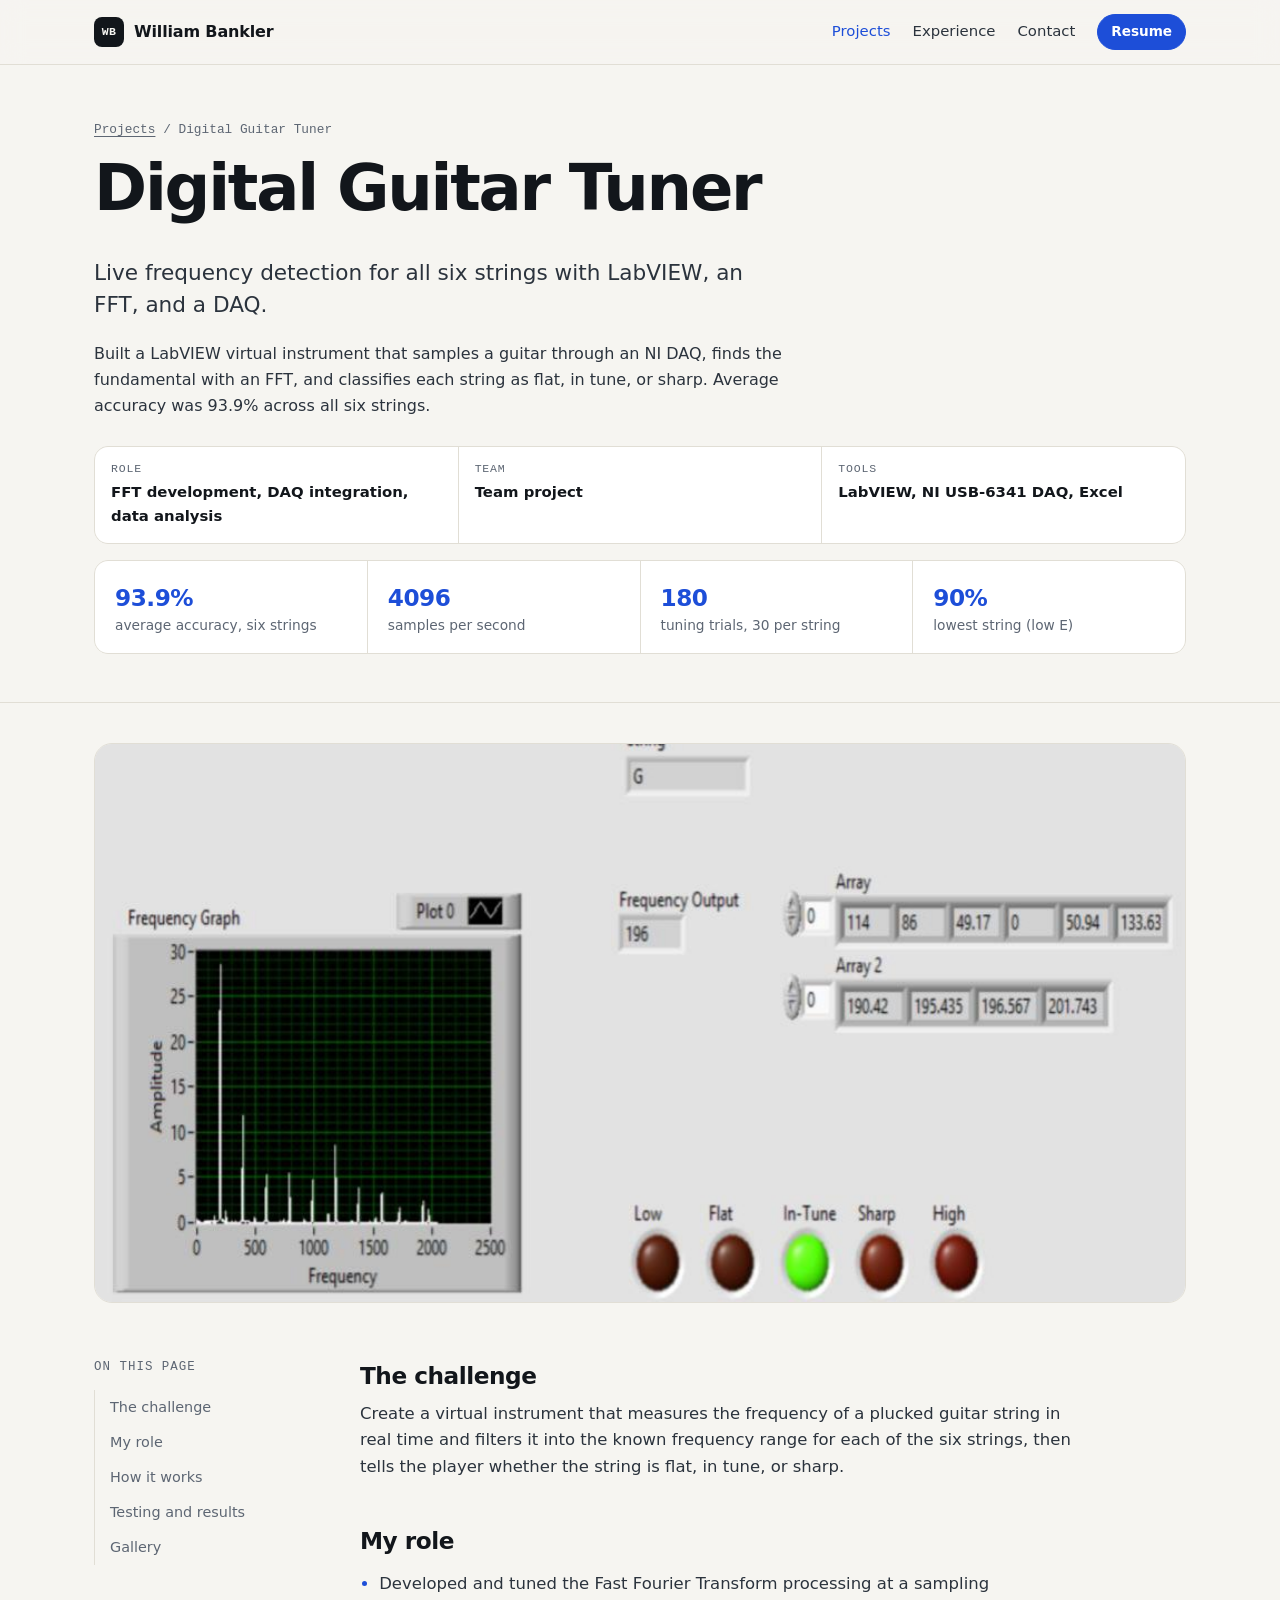
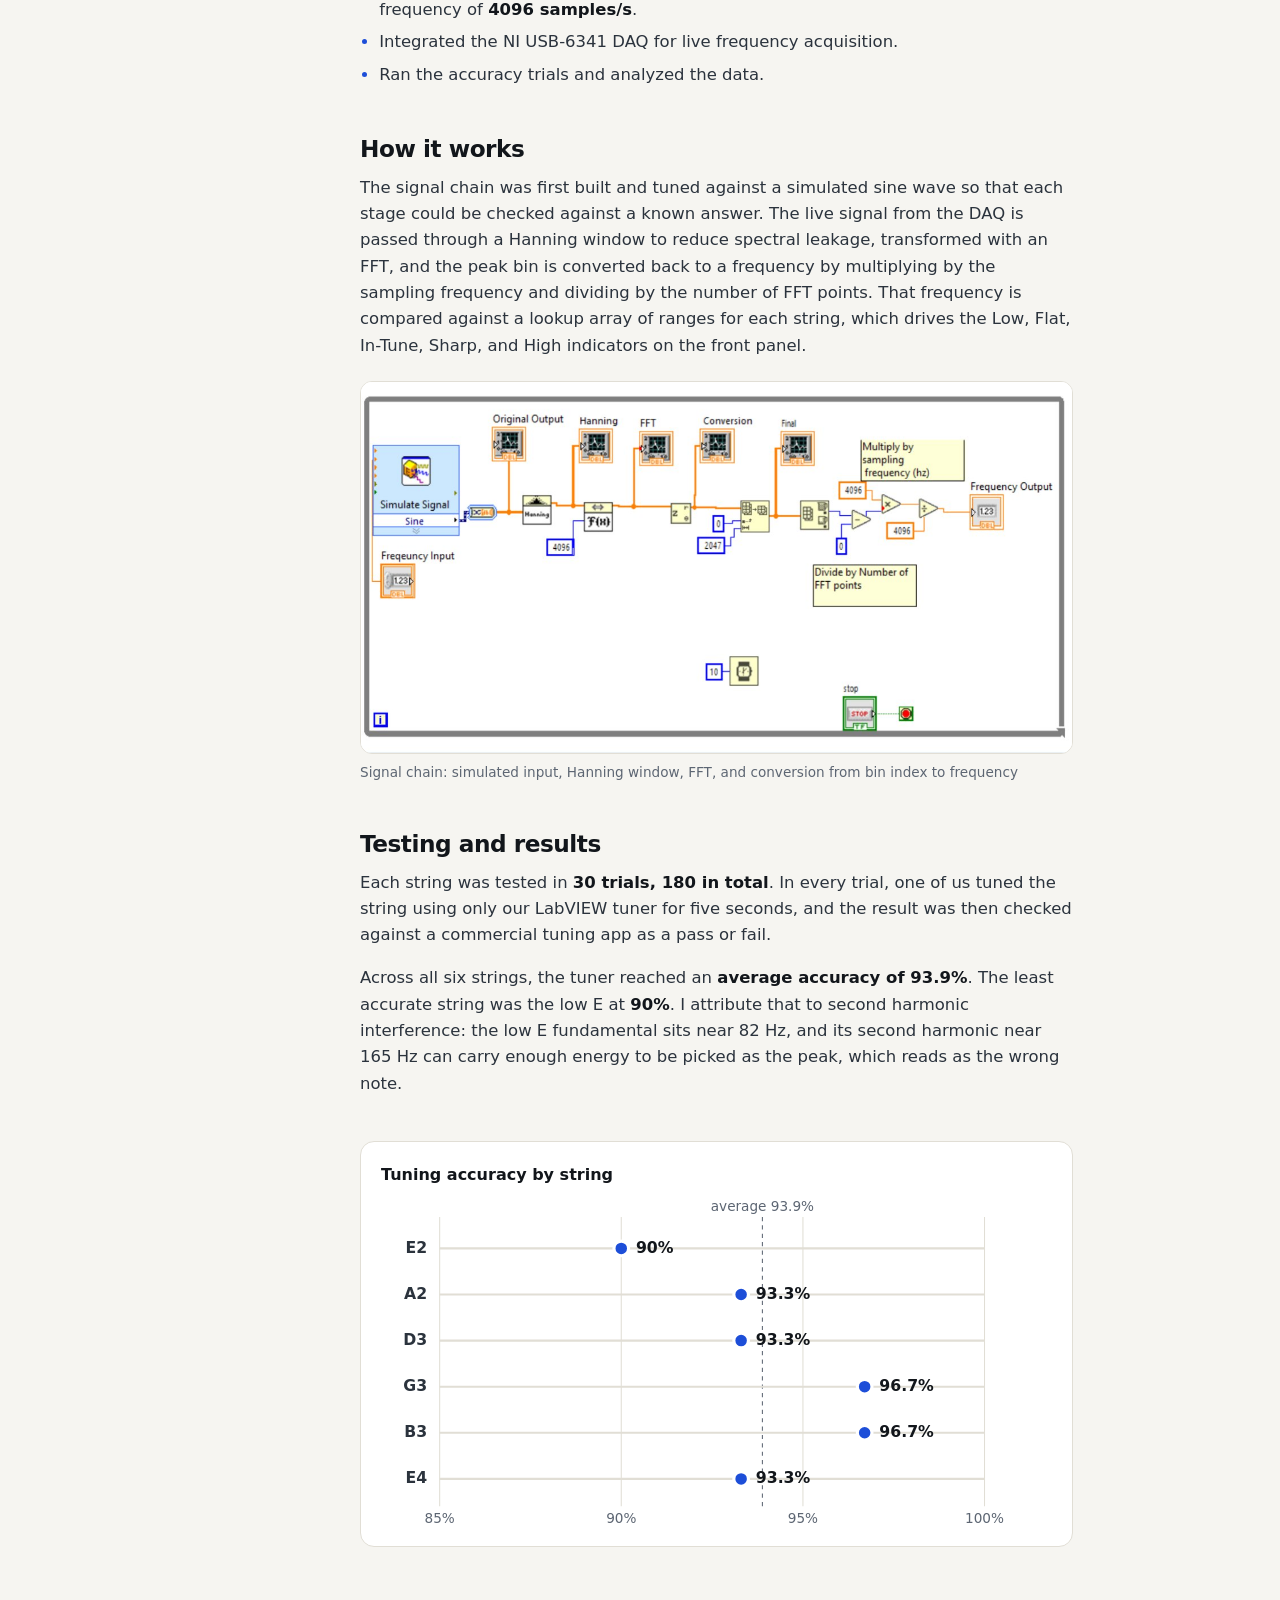
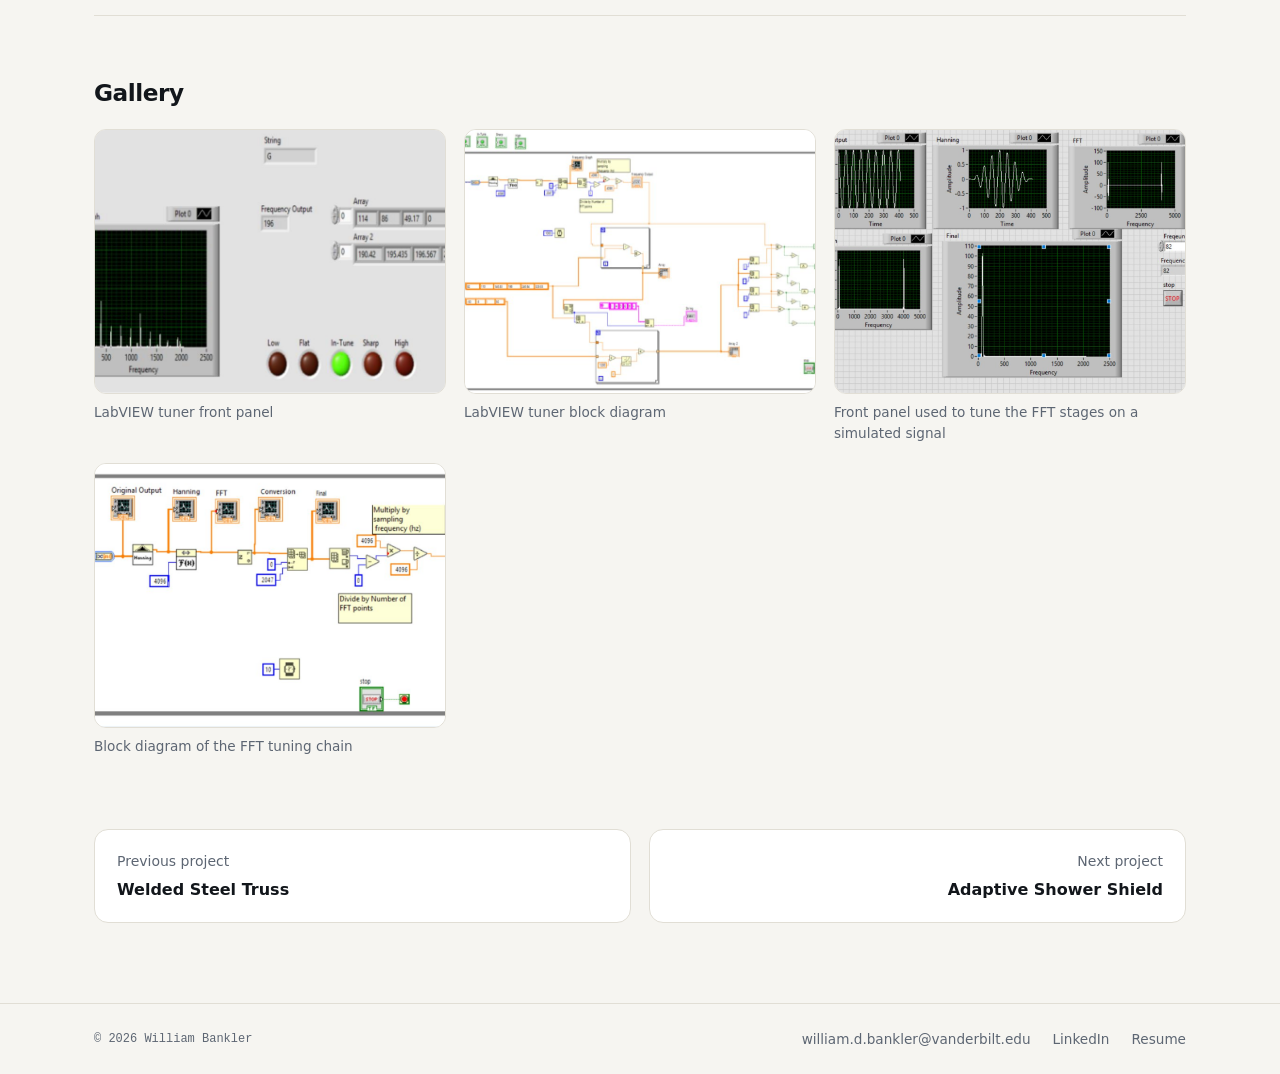
<file: docs/projects/guitar-tuner.html>
<!doctype html>
<html lang="en">
<head>
<meta charset="utf-8">
<meta name="viewport" content="width=device-width, initial-scale=1">
<meta http-equiv="Content-Security-Policy" content="default-src 'self'; img-src 'self' data:; style-src 'self'; script-src 'self'; object-src 'none'; base-uri 'none'; form-action 'none'">
<meta name="referrer" content="strict-origin-when-cross-origin">
<title>Digital Guitar Tuner | William Bankler</title>
<meta name="description" content="Built a LabVIEW virtual instrument that samples a guitar through an NI DAQ, finds the fundamental with an FFT, and classifies each string as flat, in tune, or sharp. Average accuracy was 93.9% across all six strings.">
<meta property="og:title" content="Digital Guitar Tuner | William Bankler"><meta property="og:description" content="Built a LabVIEW virtual instrument that samples a guitar through an NI DAQ, finds the fundamental with an FFT, and classifies each string as flat, in tune, or sharp. Average accuracy was 93.9% across all six strings."><meta property="og:type" content="website"><meta property="og:image" content="https://wbankler05.github.io/media/projects/guitar-tuner/tuner-front-panel.jpg">
<link rel="icon" href="../static/favicon.svg?v=afdff88c2d" type="image/svg+xml">
<link rel="stylesheet" href="../static/style.css?v=dbd80b9063">
<script src="../static/site.js?v=0c40fa672f" defer></script>
</head>
<body>
<a class="skip" href="#main">Skip to content</a>
<header class="topbar">
  <div class="wrap topbar-inner">
    <a class="brand" href="../index.html"><span class="brand-mark" aria-hidden="true">WB</span>William Bankler</a>
    <nav class="nav" aria-label="Primary">
      <a href="../index.html#projects" aria-current="page">Projects</a>
      <a href="../index.html#experience">Experience</a>
      <a href="../index.html#contact">Contact</a>
      <a class="btn btn-small" href="../media/resume/William-Bankler-Resume.pdf?v=e7cdd687d5" download>Resume</a>
    </nav>
  </div>
</header>
<main id="main">

<article class="case">
  <header class="case-head">
    <div class="wrap">
      <p class="crumb"><a href="../index.html#projects">Projects</a> <span aria-hidden="true">/</span> Digital Guitar Tuner</p>
      
      <h1>Digital Guitar Tuner</h1>
      <p class="lede">Live frequency detection for all six strings with LabVIEW, an FFT, and a DAQ.</p>
      <p class="case-summary">Built a LabVIEW virtual instrument that samples a guitar through an NI DAQ, finds the fundamental with an FFT, and classifies each string as flat, in tune, or sharp. Average accuracy was 93.9% across all six strings.</p>
      <dl class="meta"><div><dt>Role</dt><dd>FFT development, DAQ integration, data analysis</dd></div><div><dt>Team</dt><dd>Team project</dd></div><div><dt>Tools</dt><dd>LabVIEW, NI USB-6341 DAQ, Excel</dd></div></dl>
      <div class="stats stats-case"><div class="stat"><strong>93.9%</strong><span>average accuracy, six strings</span></div><div class="stat"><strong>4096</strong><span>samples per second</span></div><div class="stat"><strong>180</strong><span>tuning trials, 30 per string</span></div><div class="stat"><strong>90%</strong><span>lowest string (low E)</span></div></div>
    </div>
  </header>
  <div class="wrap">
    <figure class="case-cover"><img src="../media/projects/guitar-tuner/tuner-front-panel.jpg?v=2bf422ad11" alt="Digital Guitar Tuner"></figure>
    <div class="case-body">
      <aside class="toc" aria-label="On this page"><p class="eyebrow">On this page</p><ol><li><a href="#the-challenge">The challenge</a></li><li><a href="#my-role">My role</a></li><li><a href="#how-it-works">How it works</a></li><li><a href="#testing-and-results">Testing and results</a></li><li><a href="#gallery">Gallery</a></li></ol></aside>
      <div class="prose"><section id="the-challenge" class="cs-section"><h2>The challenge</h2><p>Create a virtual instrument that measures the frequency of a plucked guitar string in real time and filters it into the known frequency range for each of the six strings, then tells the player whether the string is flat, in tune, or sharp.</p></section><section id="my-role" class="cs-section"><h2>My role</h2><ul><li>Developed and tuned the Fast Fourier Transform processing at a sampling frequency of <strong>4096 samples/s</strong>.</li><li>Integrated the NI USB-6341 DAQ for live frequency acquisition.</li><li>Ran the accuracy trials and analyzed the data.</li></ul></section><section id="how-it-works" class="cs-section"><h2>How it works</h2><p>The signal chain was first built and tuned against a simulated sine wave so that each stage could be checked against a known answer. The live signal from the DAQ is passed through a Hanning window to reduce spectral leakage, transformed with an FFT, and the peak bin is converted back to a frequency by multiplying by the sampling frequency and dividing by the number of FFT points. That frequency is compared against a lookup array of ranges for each string, which drives the Low, Flat, In-Tune, Sharp, and High indicators on the front panel.</p><figure class="cs-figure"><button type="button" class="shot-btn" data-full="../media/projects/guitar-tuner/tuner-fft-block.jpg?v=b7b7c11933" data-caption="Signal chain: simulated input, Hanning window, FFT, and conversion from bin index to frequency"><img src="../media/projects/guitar-tuner/tuner-fft-block.jpg?v=b7b7c11933" alt="Signal chain: simulated input, Hanning window, FFT, and conversion from bin index to frequency" loading="lazy"></button><figcaption>Signal chain: simulated input, Hanning window, FFT, and conversion from bin index to frequency</figcaption></figure></section><section id="testing-and-results" class="cs-section"><h2>Testing and results</h2><p>Each string was tested in <strong>30 trials, 180 in total</strong>. In every trial, one of us tuned the string using only our LabVIEW tuner for five seconds, and the result was then checked against a commercial tuning app as a pass or fail.</p>
<p>Across all six strings, the tuner reached an <strong>average accuracy of 93.9%</strong>. The least accurate string was the low E at <strong>90%</strong>. I attribute that to second harmonic interference: the low E fundamental sits near 82 Hz, and its second harmonic near 165 Hz can carry enough energy to be picked as the peak, which reads as the wrong note.</p></section><figure class="chart">
  <figcaption>Tuning accuracy by string</figcaption>
  <svg viewBox="0 0 640 316" role="img" aria-label="Tuning accuracy by string: E2 90, A2 93.3, D3 93.3, G3 96.7, B3 96.7, E4 93.3">
    <line x1="56.0" x2="56.0" y1="20" y2="296" class="c-grid"/><text x="56.0" y="312" class="c-tick" text-anchor="middle">85%</text><line x1="229.3" x2="229.3" y1="20" y2="296" class="c-grid"/><text x="229.3" y="312" class="c-tick" text-anchor="middle">90%</text><line x1="402.7" x2="402.7" y1="20" y2="296" class="c-grid"/><text x="402.7" y="312" class="c-tick" text-anchor="middle">95%</text><line x1="576.0" x2="576.0" y1="20" y2="296" class="c-grid"/><text x="576.0" y="312" class="c-tick" text-anchor="middle">100%</text><line x1="364.0" x2="364.0" y1="20" y2="296" class="c-avg"/><text x="364.0" y="14" class="c-avg-label" text-anchor="middle">average 93.9%</text><text x="44" y="54.0" class="c-label" text-anchor="end">E2</text><line x1="56" x2="576" y1="50.0" y2="50.0" class="c-track"/><circle cx="229.3" cy="50.0" r="7" class="c-dot"/><text x="243.3" y="54.0" class="c-val">90%</text><text x="44" y="98.0" class="c-label" text-anchor="end">A2</text><line x1="56" x2="576" y1="94.0" y2="94.0" class="c-track"/><circle cx="343.7" cy="94.0" r="7" class="c-dot"/><text x="357.7" y="98.0" class="c-val">93.3%</text><text x="44" y="142.0" class="c-label" text-anchor="end">D3</text><line x1="56" x2="576" y1="138.0" y2="138.0" class="c-track"/><circle cx="343.7" cy="138.0" r="7" class="c-dot"/><text x="357.7" y="142.0" class="c-val">93.3%</text><text x="44" y="186.0" class="c-label" text-anchor="end">G3</text><line x1="56" x2="576" y1="182.0" y2="182.0" class="c-track"/><circle cx="461.6" cy="182.0" r="7" class="c-dot"/><text x="475.6" y="186.0" class="c-val">96.7%</text><text x="44" y="230.0" class="c-label" text-anchor="end">B3</text><line x1="56" x2="576" y1="226.0" y2="226.0" class="c-track"/><circle cx="461.6" cy="226.0" r="7" class="c-dot"/><text x="475.6" y="230.0" class="c-val">96.7%</text><text x="44" y="274.0" class="c-label" text-anchor="end">E4</text><line x1="56" x2="576" y1="270.0" y2="270.0" class="c-track"/><circle cx="343.7" cy="270.0" r="7" class="c-dot"/><text x="357.7" y="274.0" class="c-val">93.3%</text>
  </svg>
</figure></div>
    </div>
    <section id="gallery" class="gallery-wrap">
      <h2>Gallery</h2>
      <div class="gallery"><figure class="shot">
  <button type="button" class="shot-btn" data-full="../media/projects/guitar-tuner/tuner-front-panel.jpg?v=2bf422ad11" data-caption="LabVIEW tuner front panel">
    <img src="../media/projects/guitar-tuner/tuner-front-panel.jpg?v=2bf422ad11" alt="LabVIEW tuner front panel" loading="lazy">
  </button>
  <figcaption>LabVIEW tuner front panel</figcaption>
</figure><figure class="shot">
  <button type="button" class="shot-btn" data-full="../media/projects/guitar-tuner/tuner-block-diagram.jpg?v=cc76871997" data-caption="LabVIEW tuner block diagram">
    <img src="../media/projects/guitar-tuner/tuner-block-diagram.jpg?v=cc76871997" alt="LabVIEW tuner block diagram" loading="lazy">
  </button>
  <figcaption>LabVIEW tuner block diagram</figcaption>
</figure><figure class="shot">
  <button type="button" class="shot-btn" data-full="../media/projects/guitar-tuner/tuner-fft-panel.jpg?v=1be9a63773" data-caption="Front panel used to tune the FFT stages on a simulated signal">
    <img src="../media/projects/guitar-tuner/tuner-fft-panel.jpg?v=1be9a63773" alt="Front panel used to tune the FFT stages on a simulated signal" loading="lazy">
  </button>
  <figcaption>Front panel used to tune the FFT stages on a simulated signal</figcaption>
</figure><figure class="shot">
  <button type="button" class="shot-btn" data-full="../media/projects/guitar-tuner/tuner-fft-block.jpg?v=b7b7c11933" data-caption="Block diagram of the FFT tuning chain">
    <img src="../media/projects/guitar-tuner/tuner-fft-block.jpg?v=b7b7c11933" alt="Block diagram of the FFT tuning chain" loading="lazy">
  </button>
  <figcaption>Block diagram of the FFT tuning chain</figcaption>
</figure></div>
    </section>
    <nav class="prevnext" aria-label="More projects"><a class="pn pn-prev" href="steel-truss.html"><span class="muted small">Previous project</span><strong>Welded Steel Truss</strong></a><a class="pn pn-next" href="shower-shield.html"><span class="muted small">Next project</span><strong>Adaptive Shower Shield</strong></a></nav>
  </div>
</article>

</main>
<footer class="footer">
  <div class="wrap footer-inner">
    <p class="fine">© 2026 William Bankler</p>
    <ul class="footer-links">
      <li><a class="js-email " data-u="william.d.bankler" data-d="vanderbilt.edu" href="../index.html#contact">william.d.bankler [at] vanderbilt.edu</a></li>
      <li><a href="https://www.linkedin.com/in/william-bankler" rel="noopener noreferrer" target="_blank">LinkedIn</a></li>
      <li><a href="../media/resume/William-Bankler-Resume.pdf?v=e7cdd687d5" download>Resume</a></li>
    </ul>
  </div>
</footer>
<dialog class="lightbox" aria-label="Image viewer">
  <button class="lightbox-close" type="button" aria-label="Close">×</button>
  <figure><img alt=""><figcaption></figcaption></figure>
</dialog>
</body>
</html>
</file>
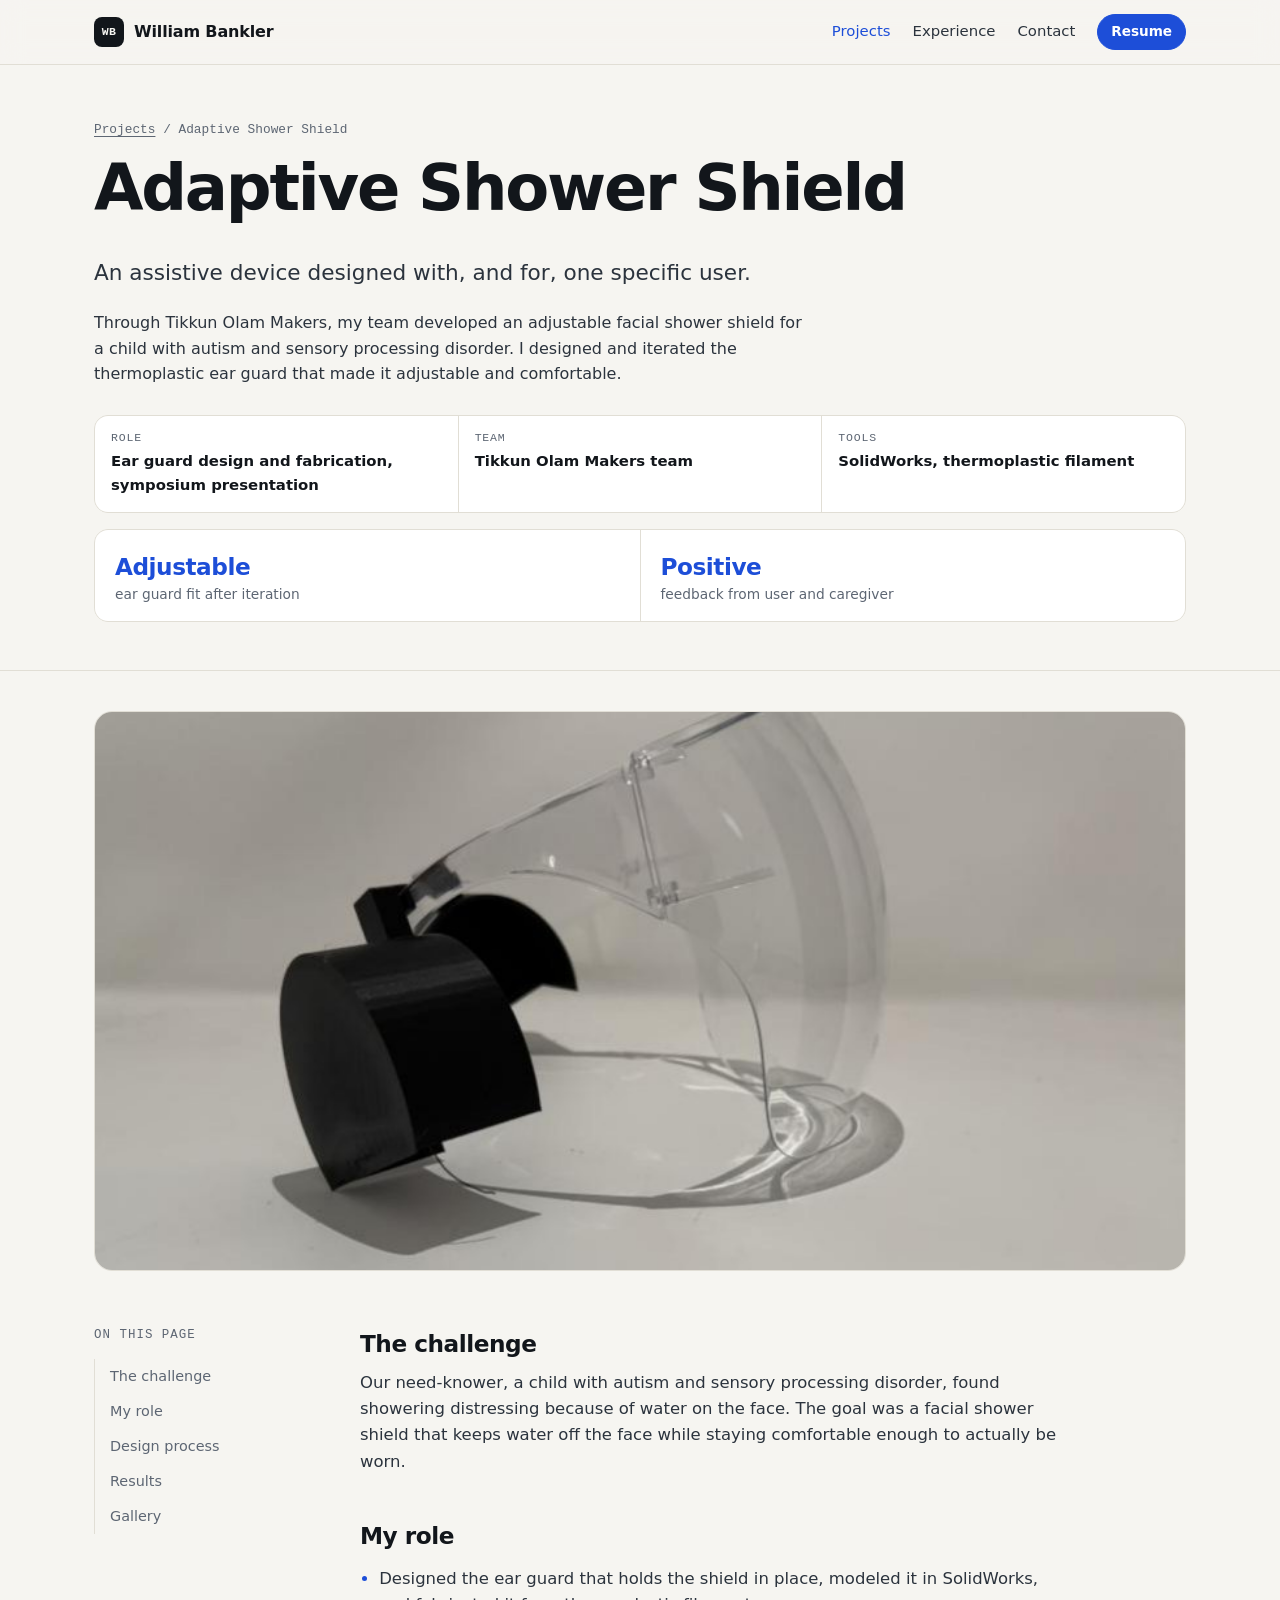
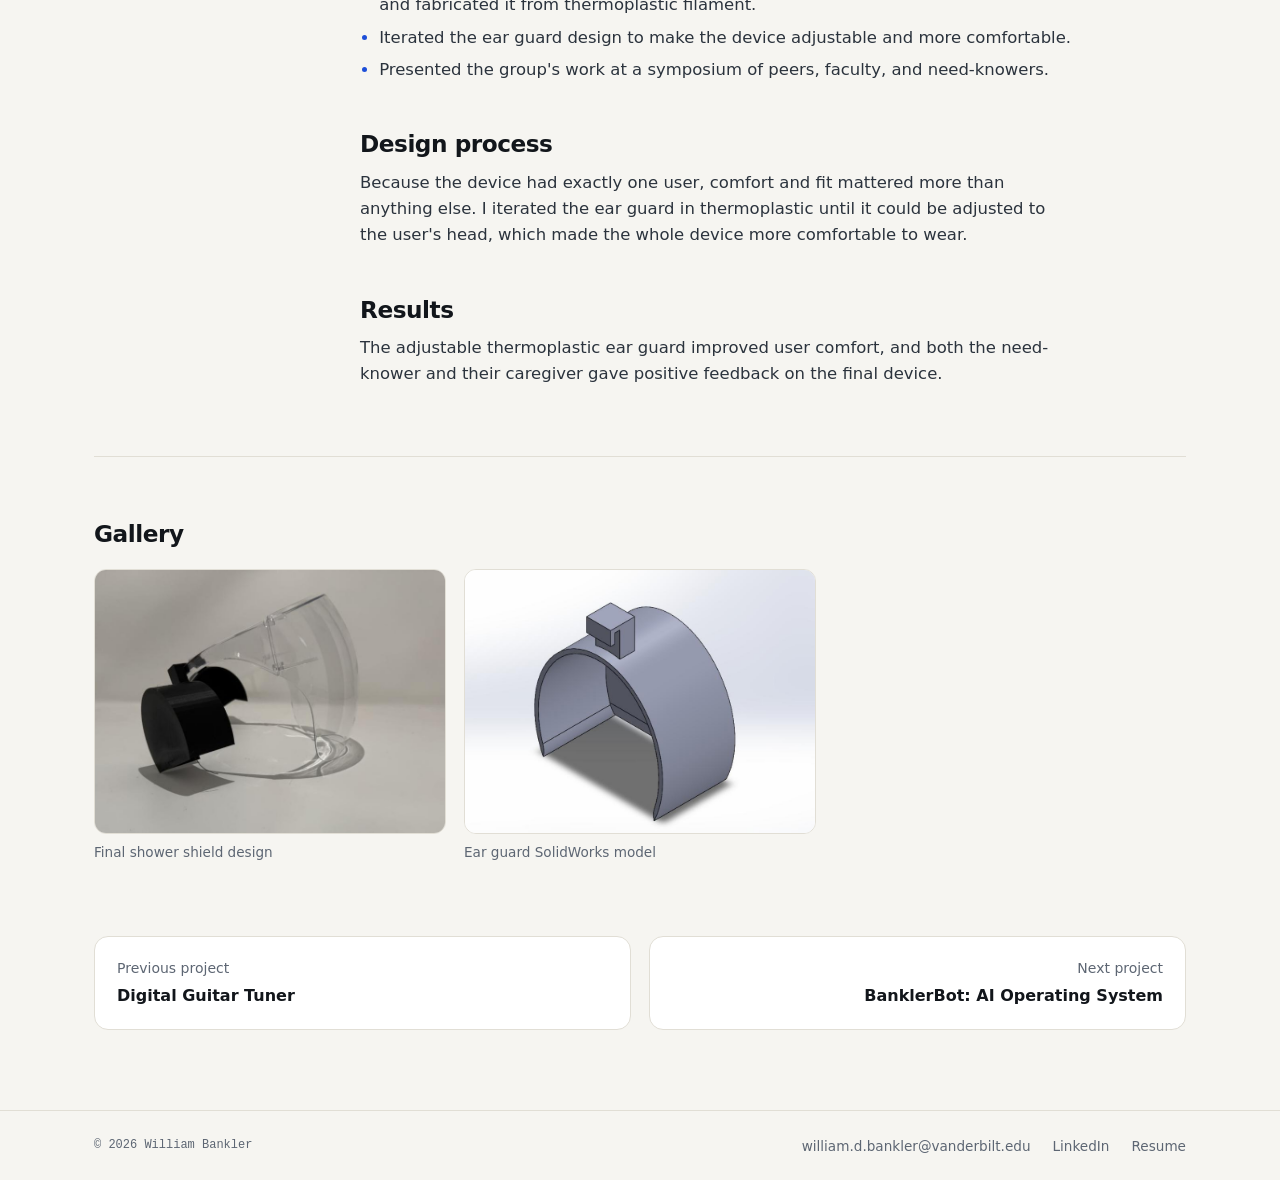
<file: docs/projects/shower-shield.html>
<!doctype html>
<html lang="en">
<head>
<meta charset="utf-8">
<meta name="viewport" content="width=device-width, initial-scale=1">
<meta http-equiv="Content-Security-Policy" content="default-src 'self'; img-src 'self' data:; style-src 'self'; script-src 'self'; object-src 'none'; base-uri 'none'; form-action 'none'">
<meta name="referrer" content="strict-origin-when-cross-origin">
<title>Adaptive Shower Shield | William Bankler</title>
<meta name="description" content="Through Tikkun Olam Makers, my team developed an adjustable facial shower shield for a child with autism and sensory processing disorder. I designed and iterated the thermoplastic ear guard that made it adjustable and comfortable.">
<meta property="og:title" content="Adaptive Shower Shield | William Bankler"><meta property="og:description" content="Through Tikkun Olam Makers, my team developed an adjustable facial shower shield for a child with autism and sensory processing disorder. I designed and iterated the thermoplastic ear guard that made it adjustable and comfortable."><meta property="og:type" content="website"><meta property="og:image" content="https://wbankler05.github.io/media/projects/shower-shield/shield-final.jpg">
<link rel="icon" href="../static/favicon.svg?v=afdff88c2d" type="image/svg+xml">
<link rel="stylesheet" href="../static/style.css?v=dbd80b9063">
<script src="../static/site.js?v=0c40fa672f" defer></script>
</head>
<body>
<a class="skip" href="#main">Skip to content</a>
<header class="topbar">
  <div class="wrap topbar-inner">
    <a class="brand" href="../index.html"><span class="brand-mark" aria-hidden="true">WB</span>William Bankler</a>
    <nav class="nav" aria-label="Primary">
      <a href="../index.html#projects" aria-current="page">Projects</a>
      <a href="../index.html#experience">Experience</a>
      <a href="../index.html#contact">Contact</a>
      <a class="btn btn-small" href="../media/resume/William-Bankler-Resume.pdf?v=e7cdd687d5" download>Resume</a>
    </nav>
  </div>
</header>
<main id="main">

<article class="case">
  <header class="case-head">
    <div class="wrap">
      <p class="crumb"><a href="../index.html#projects">Projects</a> <span aria-hidden="true">/</span> Adaptive Shower Shield</p>
      
      <h1>Adaptive Shower Shield</h1>
      <p class="lede">An assistive device designed with, and for, one specific user.</p>
      <p class="case-summary">Through Tikkun Olam Makers, my team developed an adjustable facial shower shield for a child with autism and sensory processing disorder. I designed and iterated the thermoplastic ear guard that made it adjustable and comfortable.</p>
      <dl class="meta"><div><dt>Role</dt><dd>Ear guard design and fabrication, symposium presentation</dd></div><div><dt>Team</dt><dd>Tikkun Olam Makers team</dd></div><div><dt>Tools</dt><dd>SolidWorks, thermoplastic filament</dd></div></dl>
      <div class="stats stats-case"><div class="stat"><strong>Adjustable</strong><span>ear guard fit after iteration</span></div><div class="stat"><strong>Positive</strong><span>feedback from user and caregiver</span></div></div>
    </div>
  </header>
  <div class="wrap">
    <figure class="case-cover"><img src="../media/projects/shower-shield/shield-final.jpg?v=4ce1c77879" alt="Adaptive Shower Shield"></figure>
    <div class="case-body">
      <aside class="toc" aria-label="On this page"><p class="eyebrow">On this page</p><ol><li><a href="#the-challenge">The challenge</a></li><li><a href="#my-role">My role</a></li><li><a href="#design-process">Design process</a></li><li><a href="#results">Results</a></li><li><a href="#gallery">Gallery</a></li></ol></aside>
      <div class="prose"><section id="the-challenge" class="cs-section"><h2>The challenge</h2><p>Our need-knower, a child with autism and sensory processing disorder, found showering distressing because of water on the face. The goal was a facial shower shield that keeps water off the face while staying comfortable enough to actually be worn.</p></section><section id="my-role" class="cs-section"><h2>My role</h2><ul><li>Designed the ear guard that holds the shield in place, modeled it in SolidWorks, and fabricated it from thermoplastic filament.</li><li>Iterated the ear guard design to make the device adjustable and more comfortable.</li><li>Presented the group&#x27;s work at a symposium of peers, faculty, and need-knowers.</li></ul></section><section id="design-process" class="cs-section"><h2>Design process</h2><p>Because the device had exactly one user, comfort and fit mattered more than anything else. I iterated the ear guard in thermoplastic until it could be adjusted to the user&#x27;s head, which made the whole device more comfortable to wear.</p></section><section id="results" class="cs-section"><h2>Results</h2><p>The adjustable thermoplastic ear guard improved user comfort, and both the need-knower and their caregiver gave positive feedback on the final device.</p></section></div>
    </div>
    <section id="gallery" class="gallery-wrap">
      <h2>Gallery</h2>
      <div class="gallery"><figure class="shot">
  <button type="button" class="shot-btn" data-full="../media/projects/shower-shield/shield-final.jpg?v=4ce1c77879" data-caption="Final shower shield design">
    <img src="../media/projects/shower-shield/shield-final.jpg?v=4ce1c77879" alt="Final shower shield design" loading="lazy">
  </button>
  <figcaption>Final shower shield design</figcaption>
</figure><figure class="shot">
  <button type="button" class="shot-btn" data-full="../media/projects/shower-shield/shield-earguard-cad.jpg?v=132ef5e90e" data-caption="Ear guard SolidWorks model">
    <img src="../media/projects/shower-shield/shield-earguard-cad.jpg?v=132ef5e90e" alt="Ear guard SolidWorks model" loading="lazy">
  </button>
  <figcaption>Ear guard SolidWorks model</figcaption>
</figure></div>
    </section>
    <nav class="prevnext" aria-label="More projects"><a class="pn pn-prev" href="guitar-tuner.html"><span class="muted small">Previous project</span><strong>Digital Guitar Tuner</strong></a><a class="pn pn-next" href="banklerbot.html"><span class="muted small">Next project</span><strong>BanklerBot: AI Operating System</strong></a></nav>
  </div>
</article>

</main>
<footer class="footer">
  <div class="wrap footer-inner">
    <p class="fine">© 2026 William Bankler</p>
    <ul class="footer-links">
      <li><a class="js-email " data-u="william.d.bankler" data-d="vanderbilt.edu" href="../index.html#contact">william.d.bankler [at] vanderbilt.edu</a></li>
      <li><a href="https://www.linkedin.com/in/william-bankler" rel="noopener noreferrer" target="_blank">LinkedIn</a></li>
      <li><a href="../media/resume/William-Bankler-Resume.pdf?v=e7cdd687d5" download>Resume</a></li>
    </ul>
  </div>
</footer>
<dialog class="lightbox" aria-label="Image viewer">
  <button class="lightbox-close" type="button" aria-label="Close">×</button>
  <figure><img alt=""><figcaption></figcaption></figure>
</dialog>
</body>
</html>
</file>
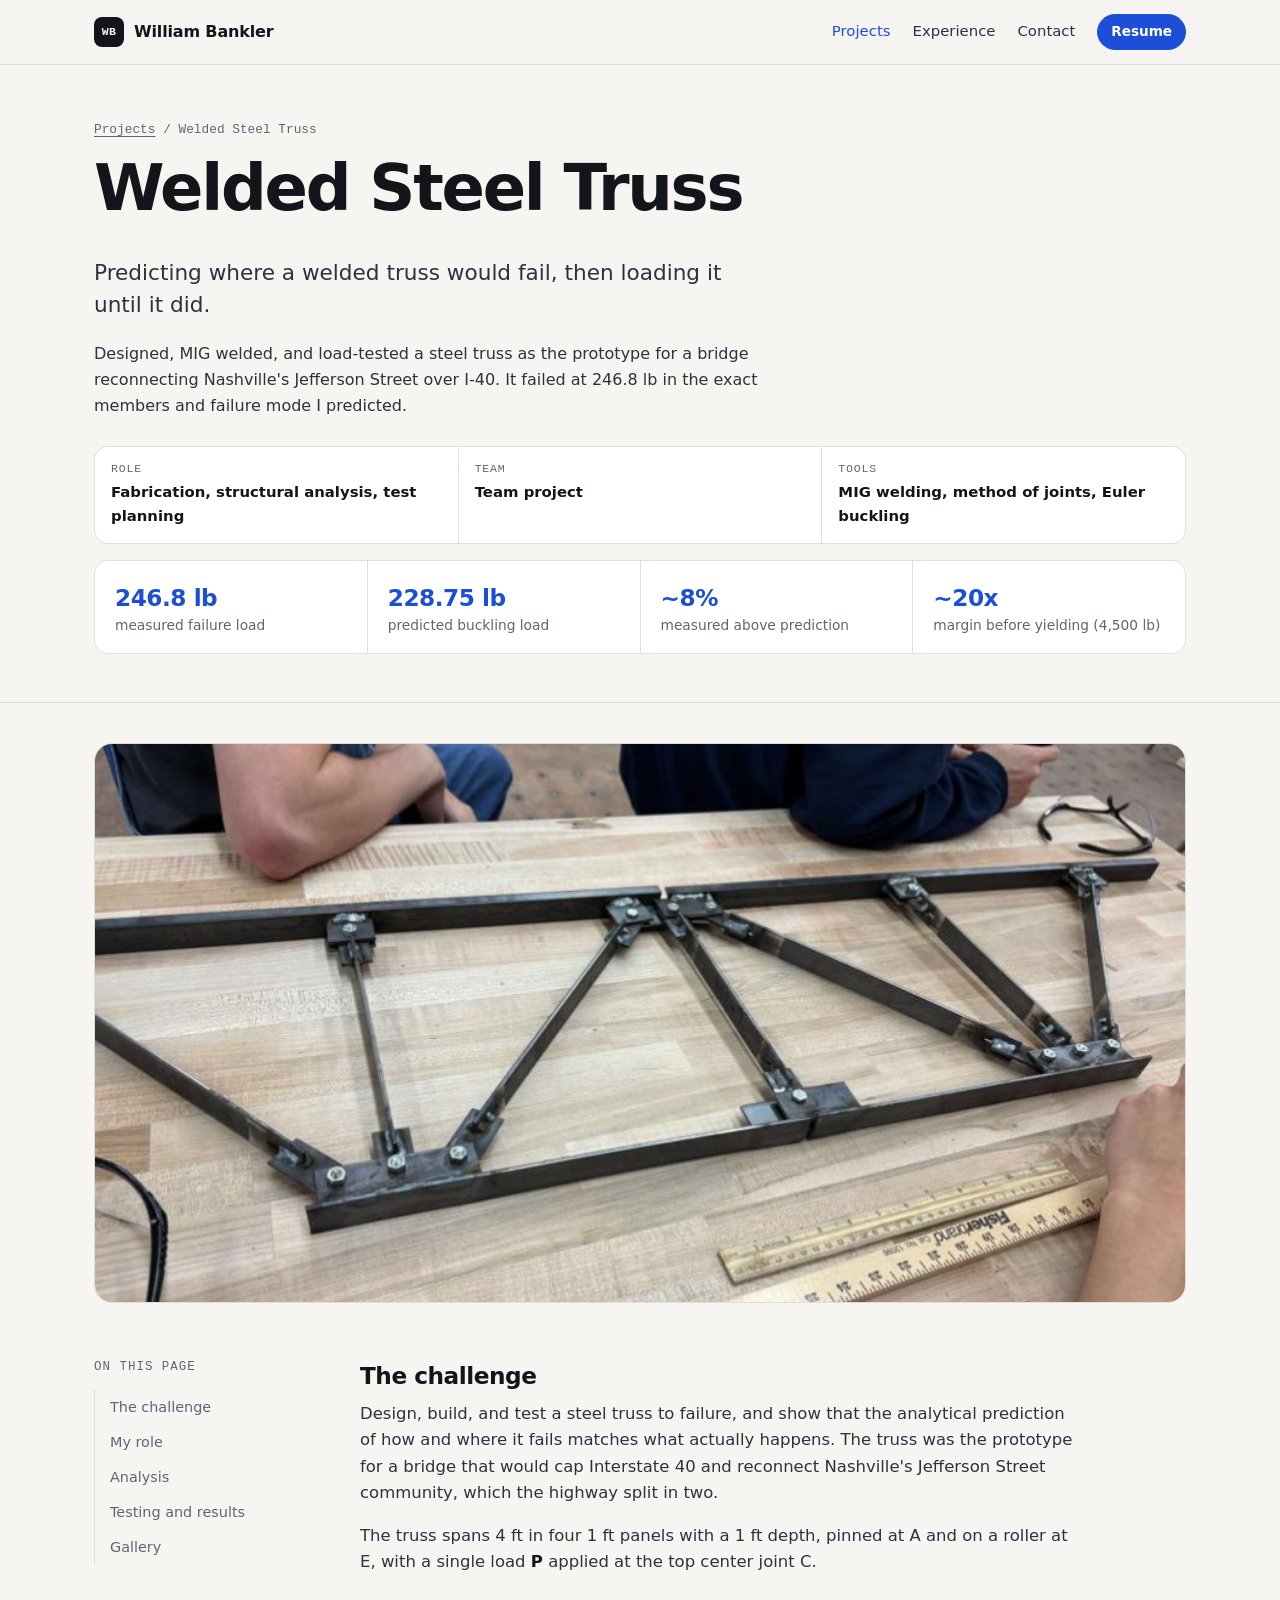
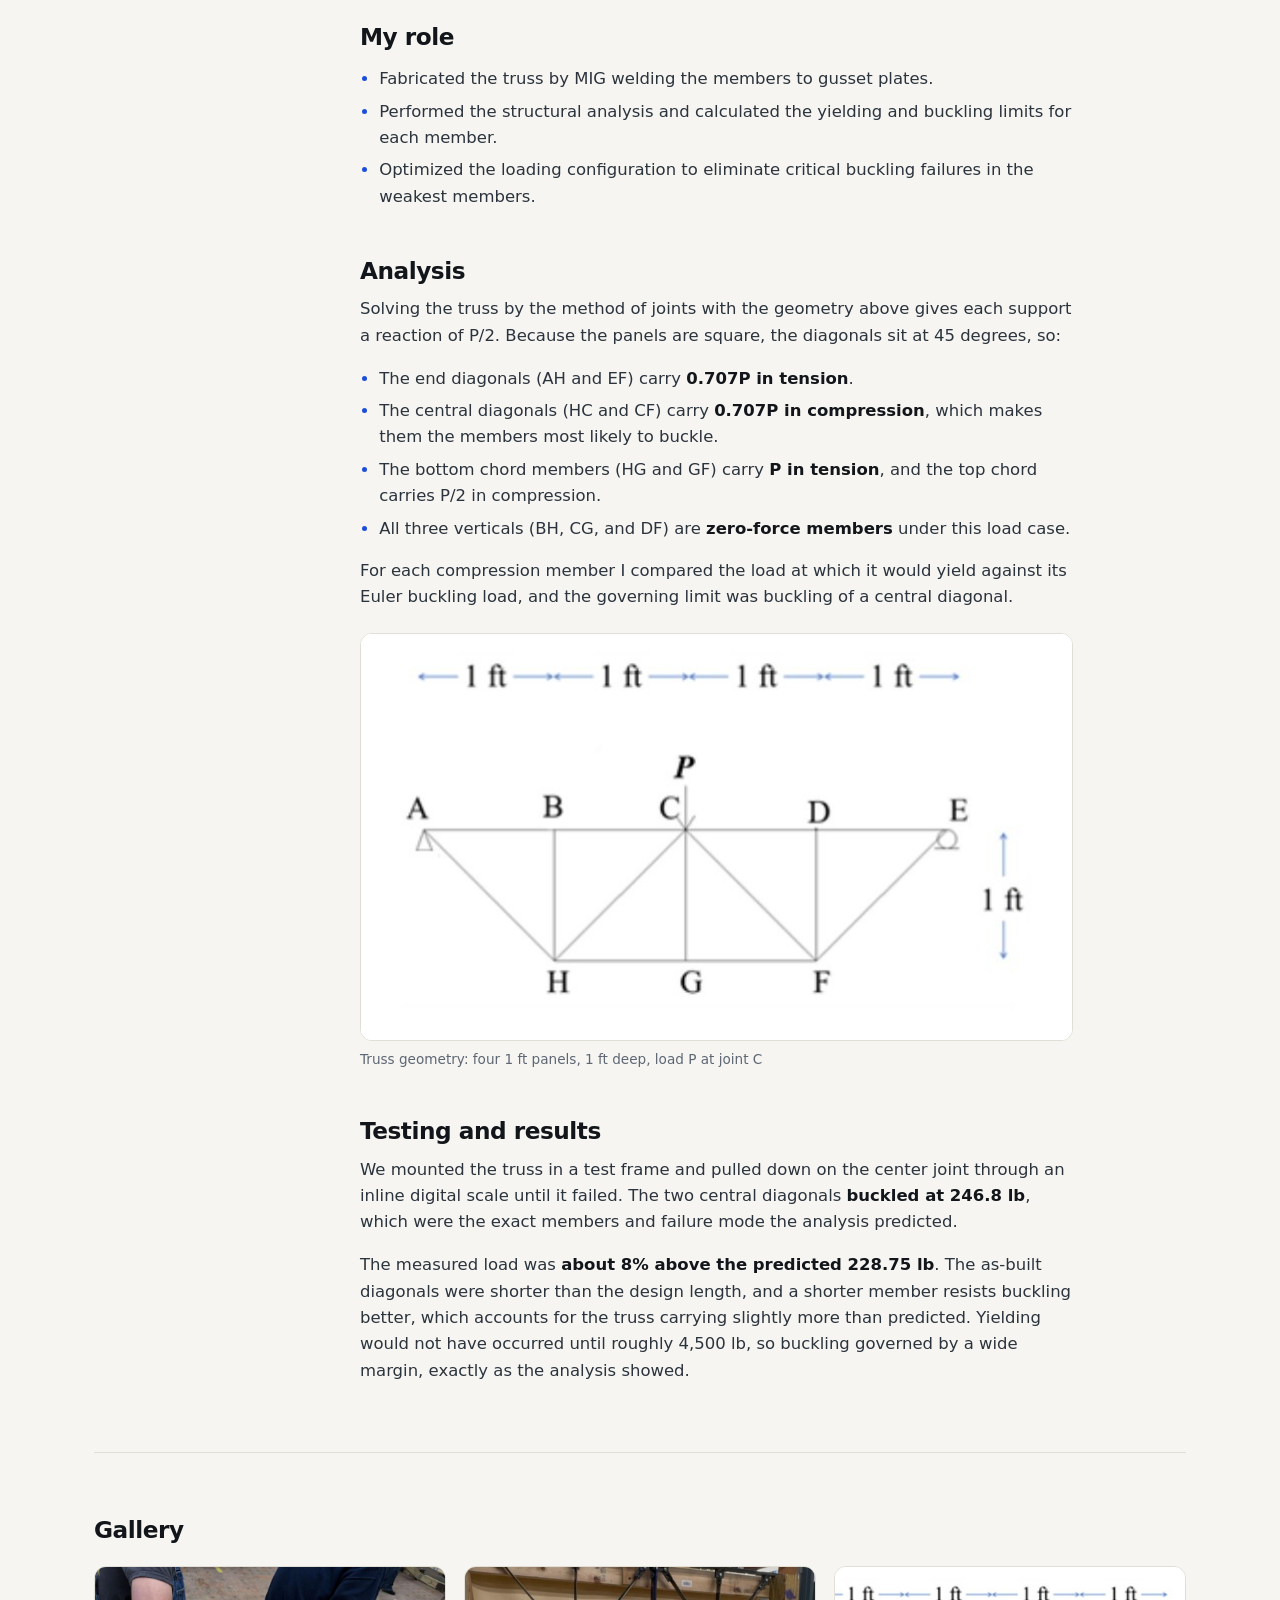
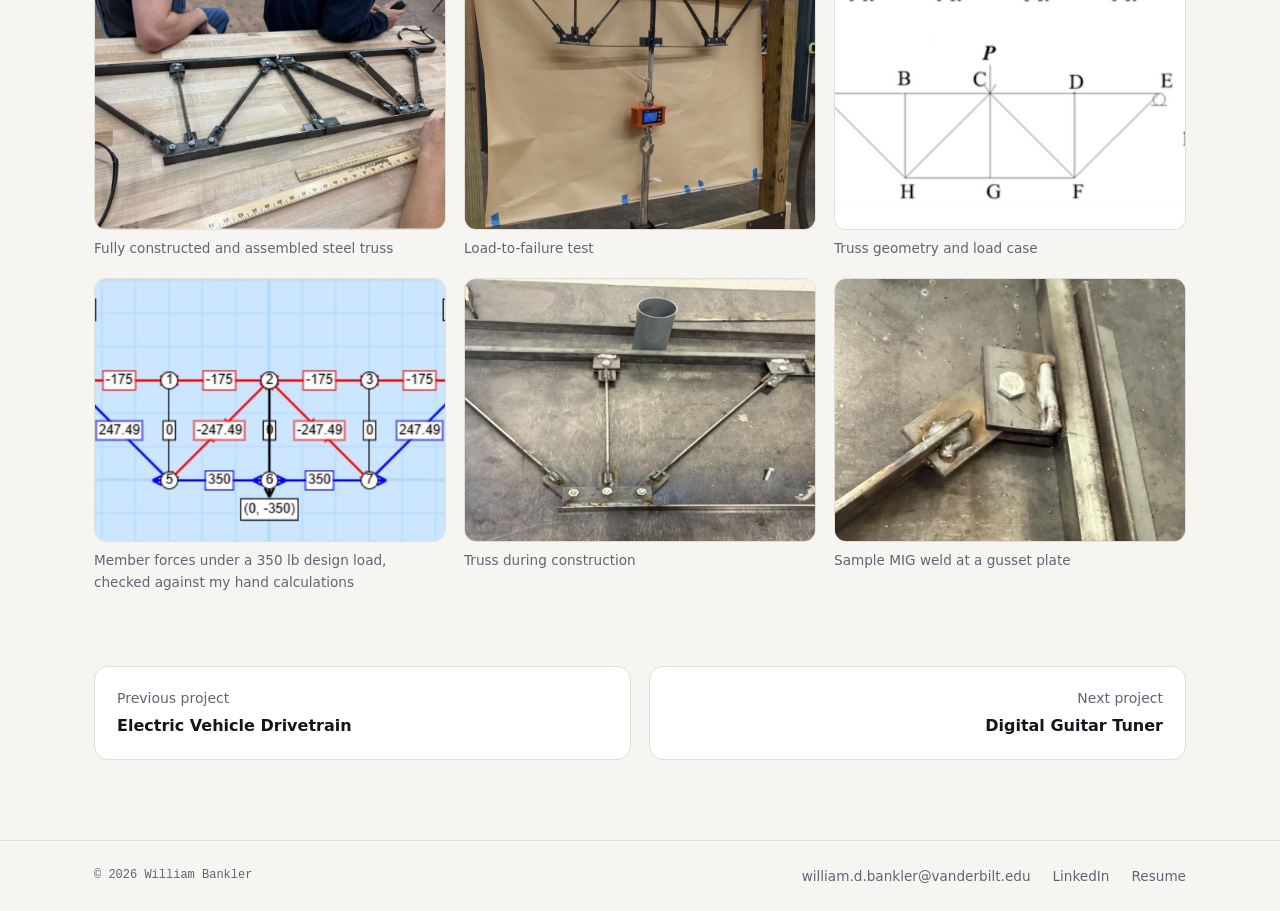
<file: docs/projects/steel-truss.html>
<!doctype html>
<html lang="en">
<head>
<meta charset="utf-8">
<meta name="viewport" content="width=device-width, initial-scale=1">
<meta http-equiv="Content-Security-Policy" content="default-src 'self'; img-src 'self' data:; style-src 'self'; script-src 'self'; object-src 'none'; base-uri 'none'; form-action 'none'">
<meta name="referrer" content="strict-origin-when-cross-origin">
<title>Welded Steel Truss | William Bankler</title>
<meta name="description" content="Designed, MIG welded, and load-tested a steel truss as the prototype for a bridge reconnecting Nashville&#x27;s Jefferson Street over I-40. It failed at 246.8 lb in the exact members and failure mode I predicted.">
<meta property="og:title" content="Welded Steel Truss | William Bankler"><meta property="og:description" content="Designed, MIG welded, and load-tested a steel truss as the prototype for a bridge reconnecting Nashville&#x27;s Jefferson Street over I-40. It failed at 246.8 lb in the exact members and failure mode I predicted."><meta property="og:type" content="website"><meta property="og:image" content="https://wbankler05.github.io/media/projects/steel-truss/truss-assembled.jpg">
<link rel="icon" href="../static/favicon.svg?v=afdff88c2d" type="image/svg+xml">
<link rel="stylesheet" href="../static/style.css?v=dbd80b9063">
<script src="../static/site.js?v=0c40fa672f" defer></script>
</head>
<body>
<a class="skip" href="#main">Skip to content</a>
<header class="topbar">
  <div class="wrap topbar-inner">
    <a class="brand" href="../index.html"><span class="brand-mark" aria-hidden="true">WB</span>William Bankler</a>
    <nav class="nav" aria-label="Primary">
      <a href="../index.html#projects" aria-current="page">Projects</a>
      <a href="../index.html#experience">Experience</a>
      <a href="../index.html#contact">Contact</a>
      <a class="btn btn-small" href="../media/resume/William-Bankler-Resume.pdf?v=e7cdd687d5" download>Resume</a>
    </nav>
  </div>
</header>
<main id="main">

<article class="case">
  <header class="case-head">
    <div class="wrap">
      <p class="crumb"><a href="../index.html#projects">Projects</a> <span aria-hidden="true">/</span> Welded Steel Truss</p>
      
      <h1>Welded Steel Truss</h1>
      <p class="lede">Predicting where a welded truss would fail, then loading it until it did.</p>
      <p class="case-summary">Designed, MIG welded, and load-tested a steel truss as the prototype for a bridge reconnecting Nashville&#x27;s Jefferson Street over I-40. It failed at 246.8 lb in the exact members and failure mode I predicted.</p>
      <dl class="meta"><div><dt>Role</dt><dd>Fabrication, structural analysis, test planning</dd></div><div><dt>Team</dt><dd>Team project</dd></div><div><dt>Tools</dt><dd>MIG welding, method of joints, Euler buckling</dd></div></dl>
      <div class="stats stats-case"><div class="stat"><strong>246.8 lb</strong><span>measured failure load</span></div><div class="stat"><strong>228.75 lb</strong><span>predicted buckling load</span></div><div class="stat"><strong>~8%</strong><span>measured above prediction</span></div><div class="stat"><strong>~20x</strong><span>margin before yielding (4,500 lb)</span></div></div>
    </div>
  </header>
  <div class="wrap">
    <figure class="case-cover"><img src="../media/projects/steel-truss/truss-assembled.jpg?v=0a36ee2962" alt="Welded Steel Truss"></figure>
    <div class="case-body">
      <aside class="toc" aria-label="On this page"><p class="eyebrow">On this page</p><ol><li><a href="#the-challenge">The challenge</a></li><li><a href="#my-role">My role</a></li><li><a href="#analysis">Analysis</a></li><li><a href="#testing-and-results">Testing and results</a></li><li><a href="#gallery">Gallery</a></li></ol></aside>
      <div class="prose"><section id="the-challenge" class="cs-section"><h2>The challenge</h2><p>Design, build, and test a steel truss to failure, and show that the analytical prediction of how and where it fails matches what actually happens. The truss was the prototype for a bridge that would cap Interstate 40 and reconnect Nashville&#x27;s Jefferson Street community, which the highway split in two.</p>
<p>The truss spans 4 ft in four 1 ft panels with a 1 ft depth, pinned at A and on a roller at E, with a single load <strong>P</strong> applied at the top center joint C.</p></section><section id="my-role" class="cs-section"><h2>My role</h2><ul><li>Fabricated the truss by MIG welding the members to gusset plates.</li><li>Performed the structural analysis and calculated the yielding and buckling limits for each member.</li><li>Optimized the loading configuration to eliminate critical buckling failures in the weakest members.</li></ul></section><section id="analysis" class="cs-section"><h2>Analysis</h2><p>Solving the truss by the method of joints with the geometry above gives each support a reaction of P/2. Because the panels are square, the diagonals sit at 45 degrees, so:</p>
<ul><li>The end diagonals (AH and EF) carry <strong>0.707P in tension</strong>.</li><li>The central diagonals (HC and CF) carry <strong>0.707P in compression</strong>, which makes them the members most likely to buckle.</li><li>The bottom chord members (HG and GF) carry <strong>P in tension</strong>, and the top chord carries P/2 in compression.</li><li>All three verticals (BH, CG, and DF) are <strong>zero-force members</strong> under this load case.</li></ul>
<p>For each compression member I compared the load at which it would yield against its Euler buckling load, and the governing limit was buckling of a central diagonal.</p><figure class="cs-figure"><button type="button" class="shot-btn" data-full="../media/projects/steel-truss/truss-design.jpg?v=f81a5c8c75" data-caption="Truss geometry: four 1 ft panels, 1 ft deep, load P at joint C"><img src="../media/projects/steel-truss/truss-design.jpg?v=f81a5c8c75" alt="Truss geometry: four 1 ft panels, 1 ft deep, load P at joint C" loading="lazy"></button><figcaption>Truss geometry: four 1 ft panels, 1 ft deep, load P at joint C</figcaption></figure></section><section id="testing-and-results" class="cs-section"><h2>Testing and results</h2><p>We mounted the truss in a test frame and pulled down on the center joint through an inline digital scale until it failed. The two central diagonals <strong>buckled at 246.8 lb</strong>, which were the exact members and failure mode the analysis predicted.</p>
<p>The measured load was <strong>about 8% above the predicted 228.75 lb</strong>. The as-built diagonals were shorter than the design length, and a shorter member resists buckling better, which accounts for the truss carrying slightly more than predicted. Yielding would not have occurred until roughly 4,500 lb, so buckling governed by a wide margin, exactly as the analysis showed.</p></section></div>
    </div>
    <section id="gallery" class="gallery-wrap">
      <h2>Gallery</h2>
      <div class="gallery"><figure class="shot">
  <button type="button" class="shot-btn" data-full="../media/projects/steel-truss/truss-assembled.jpg?v=0a36ee2962" data-caption="Fully constructed and assembled steel truss">
    <img src="../media/projects/steel-truss/truss-assembled.jpg?v=0a36ee2962" alt="Fully constructed and assembled steel truss" loading="lazy">
  </button>
  <figcaption>Fully constructed and assembled steel truss</figcaption>
</figure><figure class="shot">
  <button type="button" class="shot-btn" data-full="../media/projects/steel-truss/truss-load-test.jpg?v=0d1a16c458" data-caption="Load-to-failure test">
    <img src="../media/projects/steel-truss/truss-load-test.jpg?v=0d1a16c458" alt="Load-to-failure test" loading="lazy">
  </button>
  <figcaption>Load-to-failure test</figcaption>
</figure><figure class="shot">
  <button type="button" class="shot-btn" data-full="../media/projects/steel-truss/truss-design.jpg?v=f81a5c8c75" data-caption="Truss geometry and load case">
    <img src="../media/projects/steel-truss/truss-design.jpg?v=f81a5c8c75" alt="Truss geometry and load case" loading="lazy">
  </button>
  <figcaption>Truss geometry and load case</figcaption>
</figure><figure class="shot">
  <button type="button" class="shot-btn" data-full="../media/projects/steel-truss/truss-force-check.jpg?v=5b1b96c47e" data-caption="Member forces under a 350 lb design load, checked against my hand calculations">
    <img src="../media/projects/steel-truss/truss-force-check.jpg?v=5b1b96c47e" alt="Member forces under a 350 lb design load, checked against my hand calculations" loading="lazy">
  </button>
  <figcaption>Member forces under a 350 lb design load, checked against my hand calculations</figcaption>
</figure><figure class="shot">
  <button type="button" class="shot-btn" data-full="../media/projects/steel-truss/truss-construction.jpg?v=68b90fd4fe" data-caption="Truss during construction">
    <img src="../media/projects/steel-truss/truss-construction.jpg?v=68b90fd4fe" alt="Truss during construction" loading="lazy">
  </button>
  <figcaption>Truss during construction</figcaption>
</figure><figure class="shot">
  <button type="button" class="shot-btn" data-full="../media/projects/steel-truss/truss-weld.jpg?v=0f08030e4c" data-caption="Sample MIG weld at a gusset plate">
    <img src="../media/projects/steel-truss/truss-weld.jpg?v=0f08030e4c" alt="Sample MIG weld at a gusset plate" loading="lazy">
  </button>
  <figcaption>Sample MIG weld at a gusset plate</figcaption>
</figure></div>
    </section>
    <nav class="prevnext" aria-label="More projects"><a class="pn pn-prev" href="electric-vehicle.html"><span class="muted small">Previous project</span><strong>Electric Vehicle Drivetrain</strong></a><a class="pn pn-next" href="guitar-tuner.html"><span class="muted small">Next project</span><strong>Digital Guitar Tuner</strong></a></nav>
  </div>
</article>

</main>
<footer class="footer">
  <div class="wrap footer-inner">
    <p class="fine">© 2026 William Bankler</p>
    <ul class="footer-links">
      <li><a class="js-email " data-u="william.d.bankler" data-d="vanderbilt.edu" href="../index.html#contact">william.d.bankler [at] vanderbilt.edu</a></li>
      <li><a href="https://www.linkedin.com/in/william-bankler" rel="noopener noreferrer" target="_blank">LinkedIn</a></li>
      <li><a href="../media/resume/William-Bankler-Resume.pdf?v=e7cdd687d5" download>Resume</a></li>
    </ul>
  </div>
</footer>
<dialog class="lightbox" aria-label="Image viewer">
  <button class="lightbox-close" type="button" aria-label="Close">×</button>
  <figure><img alt=""><figcaption></figcaption></figure>
</dialog>
</body>
</html>
</file>
<file: docs/static/style.css>
/* ---------------------------------------------------------------- tokens */
:root {
  --bg: #f6f5f1;
  --surface: #ffffff;
  --surface-2: #efede7;
  --ink: #12161b;
  --ink-2: #2b333d;
  --muted: #5d6673;
  --line: #e1ded5;
  --accent: #1d4ed8;
  --accent-soft: #e3eafc;
  --accent-ink: #ffffff;
  --ok: #15803d;
  --grid: rgba(29, 78, 216, 0.07);
  --shadow: 0 1px 2px rgba(16, 22, 27, .04), 0 8px 24px rgba(16, 22, 27, .06);
  --radius: 14px;
  --sans: ui-sans-serif, system-ui, -apple-system, "Segoe UI", Roboto, "Helvetica Neue", Arial, sans-serif;
  --mono: ui-monospace, "SF Mono", "Cascadia Code", Consolas, "Liberation Mono", monospace;
  color-scheme: light dark;
}
@media (prefers-color-scheme: dark) {
  :root {
    --bg: #0c0f13;
    --surface: #141920;
    --surface-2: #10141a;
    --ink: #e8ebef;
    --ink-2: #c7cdd6;
    --muted: #97a1ae;
    --line: #252c36;
    --accent: #7aa2ff;
    --accent-soft: #1a2440;
    --accent-ink: #0c0f13;
    --ok: #4ade80;
    --grid: rgba(122, 162, 255, 0.06);
    --shadow: 0 1px 2px rgba(0, 0, 0, .3), 0 8px 24px rgba(0, 0, 0, .25);
  }
}

/* ---------------------------------------------------------------- base */
*, *::before, *::after { box-sizing: border-box; }
html { scroll-behavior: smooth; scroll-padding-top: 84px; -webkit-text-size-adjust: 100%; }
body {
  margin: 0; background: var(--bg); color: var(--ink);
  font: 16px/1.6 var(--sans); -webkit-font-smoothing: antialiased;
}
img { max-width: 100%; display: block; }
a { color: var(--accent); text-underline-offset: 3px; }
h1, h2, h3 { line-height: 1.15; letter-spacing: -0.02em; margin: 0 0 .5em; color: var(--ink); }
h1 { font-size: clamp(2.4rem, 5.5vw, 4rem); font-weight: 700; letter-spacing: -0.035em; }
h2 { font-size: clamp(1.6rem, 3vw, 2.1rem); font-weight: 650; }
h3 { font-size: 1.08rem; font-weight: 600; }
p { margin: 0 0 1em; }
code { font-family: var(--mono); font-size: .9em; background: var(--surface-2); padding: .1em .35em; border-radius: 4px; }
.wrap { max-width: 1140px; margin: 0 auto; padding: 0 24px; }
.narrow { max-width: 720px; }
.muted { color: var(--muted); }
.small { font-size: .875rem; }
.skip { position: absolute; left: -999px; top: 8px; background: var(--ink); color: var(--bg); padding: 8px 12px; border-radius: 8px; z-index: 100; }
.skip:focus { left: 8px; }
:focus-visible { outline: 2px solid var(--accent); outline-offset: 3px; border-radius: 6px; }

/* ---------------------------------------------------------------- buttons */
.btn {
  display: inline-flex; align-items: center; justify-content: center; gap: .5em;
  padding: .72em 1.2em; border-radius: 999px; border: 1px solid var(--accent);
  background: var(--accent); color: var(--accent-ink); font-weight: 600; font-size: .95rem;
  text-decoration: none; transition: transform .15s ease, background .15s ease, box-shadow .15s ease;
}
.btn:hover { transform: translateY(-1px); box-shadow: var(--shadow); }
.btn-ghost { background: transparent; color: var(--ink); border-color: var(--line); }
.btn-ghost:hover { border-color: var(--ink-2); }
.btn-small { padding: .45em .95em; font-size: .85rem; }

/* ---------------------------------------------------------------- header */
.topbar {
  position: sticky; top: 0; z-index: 50;
  background: color-mix(in srgb, var(--bg) 82%, transparent);
  backdrop-filter: saturate(160%) blur(12px); -webkit-backdrop-filter: saturate(160%) blur(12px);
  border-bottom: 1px solid var(--line);
}
.topbar-inner { display: flex; align-items: center; justify-content: space-between; gap: 16px; min-height: 64px; }
.brand { display: inline-flex; align-items: center; gap: 10px; font-weight: 650; color: var(--ink); text-decoration: none; letter-spacing: -0.01em; }
.brand-mark {
  display: inline-grid; place-items: center; width: 30px; height: 30px; border-radius: 8px;
  background: var(--ink); color: var(--bg); font: 600 .72rem/1 var(--mono); letter-spacing: .02em;
}
.nav { display: flex; align-items: center; gap: 22px; }
.nav a:not(.btn) { color: var(--ink-2); text-decoration: none; font-size: .93rem; font-weight: 500; }
.nav a:not(.btn):hover, .nav a[aria-current="page"] { color: var(--accent); }

/* ---------------------------------------------------------------- hero */
.hero { position: relative; padding: 72px 0 40px; border-bottom: 1px solid var(--line); }
.hero-grid { position: relative; z-index: 1; display: grid; grid-template-columns: 1.05fr 1fr; gap: 56px; align-items: center; }
.kicker, .eyebrow { font: 500 .78rem/1.4 var(--mono); text-transform: uppercase; letter-spacing: .08em; color: var(--muted); margin-bottom: 14px; }
.eyebrow span { color: var(--accent); margin-right: .5em; }
.degree { color: var(--ink-2); font-weight: 500; margin-top: -4px; }
.lede { font-size: clamp(1.15rem, 2vw, 1.35rem); line-height: 1.45; color: var(--ink-2); max-width: 34ch; }
.mission { max-width: 46ch; color: var(--muted); font-size: .98rem; line-height: 1.55; border-left: 2px solid var(--accent); padding-left: 14px; margin: 18px 0 0; }
.mission span { display: block; font: 500 .72rem/1.6 var(--mono); text-transform: uppercase; letter-spacing: .08em; color: var(--accent); }
.seeking {
  border: 1px solid var(--line); background: var(--surface); border-radius: var(--radius);
  padding: 14px 16px; margin: 26px 0 28px; max-width: 520px;
}
.seeking p { margin: 0 0 10px; font-weight: 600; display: flex; align-items: center; gap: 10px; }
.dot { width: 9px; height: 9px; border-radius: 50%; background: var(--ok); box-shadow: 0 0 0 4px color-mix(in srgb, var(--ok) 20%, transparent); flex: none; }
.focus { list-style: none; margin: 0; padding: 0; display: flex; flex-wrap: wrap; gap: 6px; }
.focus li { font-size: .82rem; padding: .25em .7em; border-radius: 999px; background: var(--accent-soft); color: var(--accent); font-weight: 550; }
.actions { display: flex; flex-wrap: wrap; gap: 10px; }
.hero-portrait { margin: 0; justify-self: center; position: relative; width: min(340px, 100%); aspect-ratio: 1; }
.hero-portrait::before { /* drafting-style construction ring behind the photo */
  content: ""; position: absolute; inset: -18px; border-radius: 50%;
  border: 1px dashed color-mix(in srgb, var(--accent) 45%, transparent);
}
.hero-portrait img {
  position: relative; width: 100%; height: 100%; object-fit: cover; object-position: 50% 35%;
  border-radius: 50%; border: 6px solid var(--surface); box-shadow: var(--shadow);
}

.stats { position: relative; z-index: 1; display: grid; grid-template-columns: repeat(4, 1fr); gap: 1px; margin-top: 52px;
  background: var(--line); border: 1px solid var(--line); border-radius: var(--radius); overflow: hidden; }
.stat { background: var(--surface); padding: 18px 20px; }
.stat strong { display: block; font-size: 1.45rem; letter-spacing: -0.02em; }
.stat span { color: var(--muted); font-size: .86rem; line-height: 1.35; display: block; }

/* ---------------------------------------------------------------- sections */
.section { padding: 96px 0; }
.section-alt { background: var(--surface-2); border-top: 1px solid var(--line); border-bottom: 1px solid var(--line); }
.section-head { display: grid; grid-template-columns: 1fr 1fr; gap: 32px; align-items: end; margin-bottom: 36px; }
.section-head p { margin: 0; }
.subhead { margin: 56px 0 18px; display: flex; align-items: center; gap: 14px; }
.subhead h3 { margin: 0; font: 500 .8rem/1 var(--mono); text-transform: uppercase; letter-spacing: .08em; color: var(--muted); }
.subhead::after { content: ""; flex: 1; height: 1px; background: var(--line); }
.h2-sub { font-size: 1.35rem; margin: 48px 0 20px; }

/* ---------------------------------------------------------------- project cards */
.grid { display: grid; gap: 22px; }
.grid-2 { grid-template-columns: repeat(2, 1fr); }
.card {
  display: flex; flex-direction: column; background: var(--surface); border: 1px solid var(--line);
  border-radius: var(--radius); overflow: hidden; color: inherit; text-decoration: none;
  transition: transform .2s ease, box-shadow .2s ease, border-color .2s ease;
}
.card:hover { transform: translateY(-3px); box-shadow: var(--shadow); border-color: color-mix(in srgb, var(--accent) 35%, var(--line)); }
.card-img { aspect-ratio: 16 / 10; overflow: hidden; background: var(--surface-2); border-bottom: 1px solid var(--line); }
.card-img img { width: 100%; height: 100%; object-fit: cover; transition: transform .4s ease; }
.card:hover .card-img img { transform: scale(1.03); }
.card-body { padding: 20px 22px 22px; display: flex; flex-direction: column; flex: 1; }
.card-body h3 { font-size: 1.2rem; margin-bottom: 6px; }
.card-body > p { margin-bottom: 14px; }
.card-metric { font-size: .9rem; color: var(--ink-2); border-top: 1px dashed var(--line); padding-top: 12px; }
.card-metric strong { color: var(--accent); font-size: 1.05rem; margin-right: .25em; }
.card-small { flex-direction: row; }
.card-small .card-img { aspect-ratio: auto; width: 38%; flex: none; border-bottom: 0; border-right: 1px solid var(--line); }
.card-small .card-body h3 { font-size: 1.05rem; }
.tags { list-style: none; margin: auto 0 0; padding: 0; display: flex; flex-wrap: wrap; gap: 6px; }
.tags li { font: .74rem/1 var(--mono); padding: .45em .6em; border: 1px solid var(--line); border-radius: 6px; color: var(--muted); }
.badge {
  align-self: flex-start; font: 600 .7rem/1 var(--mono); text-transform: uppercase; letter-spacing: .06em;
  color: #a16207; background: color-mix(in srgb, #eab308 16%, transparent); padding: .45em .6em; border-radius: 6px; margin-bottom: 10px;
}

/* ---------------------------------------------------------------- skills + experience */
.skills { display: grid; grid-template-columns: repeat(4, 1fr); gap: 14px; }
.skill { background: var(--surface); border: 1px solid var(--line); border-radius: var(--radius); padding: 18px; }
.skill h3 { font: 600 .78rem/1.3 var(--mono); text-transform: uppercase; letter-spacing: .06em; color: var(--accent); margin-bottom: 12px; }
.skill ul { list-style: none; margin: 0; padding: 0; }
.skill li { font-size: .92rem; padding: 6px 0; border-top: 1px solid var(--line); color: var(--ink-2); }
.skill li:first-child { border-top: 0; padding-top: 0; }
.two-col { display: grid; grid-template-columns: 1.2fr 1fr; gap: 56px; }
.timeline { list-style: none; margin: 0; padding: 0; border-left: 2px solid var(--line); }
.tl-item { position: relative; padding: 0 0 28px 26px; }
.tl-item::before { content: ""; position: absolute; left: -7px; top: 6px; width: 12px; height: 12px; border-radius: 50%; background: var(--bg); border: 2px solid var(--accent); }
.tl-when { font: .78rem/1.4 var(--mono); color: var(--muted); margin-bottom: 4px; }
.tl-what h3 { margin-bottom: 2px; }
.tl-org { color: var(--muted); font-size: .92rem; margin-bottom: 8px; }
.tl-what ul, .lead-list { margin: 0; padding-left: 1.1em; color: var(--ink-2); font-size: .95rem; }
.tl-what li { margin-bottom: 4px; }
.lead-list { list-style: none; padding: 0; }
.lead-list li { padding: 0 0 18px; margin-bottom: 18px; border-bottom: 1px solid var(--line); }
.lead-list li:last-child { border-bottom: 0; margin-bottom: 0; }
.lead-list p { margin: 0; }
.edu { background: var(--surface); border: 1px solid var(--line); border-radius: var(--radius); padding: 20px; }
.edu-label { font: 500 .74rem/1 var(--mono); text-transform: uppercase; letter-spacing: .07em; color: var(--muted); margin: 14px 0 10px; }
.chips { list-style: none; margin: 0 0 14px; padding: 0; display: flex; flex-wrap: wrap; gap: 6px; }
.chips li { font-size: .8rem; padding: .3em .65em; border-radius: 6px; background: var(--surface-2); color: var(--ink-2); }

/* ---------------------------------------------------------------- contact */
.contact { display: grid; grid-template-columns: 1fr 1fr; gap: 48px; align-items: start;
  background: var(--surface); border: 1px solid var(--line); border-radius: 20px; padding: 40px; box-shadow: var(--shadow); }
.contact h2 { font-size: clamp(2rem, 4vw, 2.8rem); }
.contact-links { display: flex; flex-direction: column; gap: 4px; }
.contact-row { display: flex; justify-content: space-between; gap: 16px; padding: 14px 0; border-bottom: 1px solid var(--line); flex-wrap: wrap; }
.contact-row span { font: .78rem/1.8 var(--mono); text-transform: uppercase; letter-spacing: .07em; color: var(--muted); }
.contact-row a { font-weight: 550; word-break: break-word; }
.contact-links .btn { margin-top: 18px; align-self: flex-start; }

/* ---------------------------------------------------------------- case study */
.case-head { padding: 56px 0 8px; border-bottom: 1px solid var(--line); }
.crumb { font: .8rem/1.4 var(--mono); color: var(--muted); }
.crumb a { color: var(--muted); }
.case-head .lede { max-width: 48ch; }
.case-summary { max-width: 70ch; color: var(--ink-2); }
.meta { display: grid; grid-template-columns: repeat(auto-fit, minmax(200px, 1fr)); gap: 1px; margin: 28px 0 0; background: var(--line);
  border: 1px solid var(--line); border-radius: var(--radius); overflow: hidden; }
.meta div { background: var(--surface); padding: 14px 16px; }
.meta dt { font: .72rem/1.4 var(--mono); text-transform: uppercase; letter-spacing: .07em; color: var(--muted); }
.meta dd { margin: 4px 0 0; font-size: .93rem; font-weight: 550; }
.stats-case { margin: 16px 0 40px; grid-template-columns: repeat(auto-fit, minmax(180px, 1fr)); }
.stats-case .stat strong { color: var(--accent); }
.case-cover { margin: 40px 0 0; }
.case-cover img { width: 100%; max-height: 560px; object-fit: cover; border-radius: 18px; border: 1px solid var(--line); background: var(--surface); }
.case-body { display: grid; grid-template-columns: 210px minmax(0, 1fr); gap: 56px; padding: 56px 0 24px; }
.toc { position: sticky; top: 96px; align-self: start; }
.toc ol { list-style: none; margin: 0; padding: 0; border-left: 1px solid var(--line); }
.toc a { display: block; padding: 6px 0 6px 14px; margin-left: -1px; border-left: 2px solid transparent; color: var(--muted); text-decoration: none; font-size: .9rem; }
.toc a:hover, .toc a.is-active { color: var(--ink); border-left-color: var(--accent); }
.prose { max-width: 70ch; }
.cs-section { margin-bottom: 44px; }
.cs-section h2 { font-size: 1.45rem; padding-top: 4px; }
.prose p, .prose li { color: var(--ink-2); font-size: 1.03rem; }
.prose ul { padding-left: 1.2em; }
.prose li { margin-bottom: 6px; }
.prose li::marker { color: var(--accent); }
.prose strong { color: var(--ink); }

.cs-figure { margin: 22px 0 0; }
.cs-figure .shot-btn img { aspect-ratio: auto; max-height: 420px; object-fit: contain; background: var(--surface); }
.cs-figure figcaption { font-size: .85rem; color: var(--muted); margin-top: 8px; }
.chart { margin: 8px 0 44px; background: var(--surface); border: 1px solid var(--line); border-radius: var(--radius); padding: 20px 20px 12px; }
.chart figcaption { font-weight: 600; margin-bottom: 8px; }
.chart svg { width: 100%; height: auto; font-family: var(--sans); }
.c-grid { stroke: var(--line); stroke-width: 1; }
.c-track { stroke: var(--line); stroke-width: 2; }
.c-dot { fill: var(--accent); stroke: var(--surface); stroke-width: 3; }
.c-label { fill: var(--ink-2); font-size: 15px; font-weight: 600; }
.c-val { fill: var(--ink); font-size: 15px; font-weight: 600; }
.c-tick { fill: var(--muted); font-size: 13px; }
.c-avg { stroke: var(--muted); stroke-dasharray: 4 4; }
.c-avg-label { fill: var(--muted); font-size: 13px; }

.gallery-wrap { padding: 24px 0 40px; border-top: 1px solid var(--line); }
.gallery-wrap h2 { margin: 40px 0 22px; font-size: 1.45rem; }
.gallery { display: grid; grid-template-columns: repeat(3, 1fr); gap: 18px; }
.shot { margin: 0; }
.shot-btn { display: block; width: 100%; padding: 0; border: 1px solid var(--line); border-radius: 12px; overflow: hidden; background: var(--surface); cursor: zoom-in; }
.shot-btn img { width: 100%; aspect-ratio: 4 / 3; object-fit: cover; transition: transform .3s ease; }
.shot-btn:hover img { transform: scale(1.03); }
.shot figcaption { font-size: .85rem; color: var(--muted); margin-top: 8px; }

.prevnext { display: grid; grid-template-columns: 1fr 1fr; gap: 18px; padding: 32px 0 80px; }
.pn { display: flex; flex-direction: column; gap: 4px; padding: 20px 22px; border: 1px solid var(--line); border-radius: var(--radius); background: var(--surface); color: var(--ink); text-decoration: none; transition: border-color .2s; }
.pn:hover { border-color: var(--accent); }
.pn-next { text-align: right; grid-column: 2; }

/* ---------------------------------------------------------------- lightbox */
.lightbox { border: 0; padding: 0; background: transparent; max-width: min(1200px, 94vw); max-height: 92vh; }
.lightbox::backdrop { background: rgba(8, 10, 14, .86); }
.lightbox figure { margin: 0; }
.lightbox img { max-height: 82vh; width: auto; margin: 0 auto; border-radius: 10px; }
.lightbox figcaption { color: #e8ebef; text-align: center; margin-top: 12px; font-size: .9rem; }
.lightbox-close { position: fixed; top: 16px; right: 20px; width: 44px; height: 44px; border-radius: 50%; border: 0; background: rgba(255,255,255,.12); color: #fff; font-size: 1.6rem; cursor: pointer; }

/* ---------------------------------------------------------------- footer */
.footer { border-top: 1px solid var(--line); padding: 22px 0; }
.footer-inner { display: flex; justify-content: space-between; align-items: center; gap: 12px 28px; flex-wrap: wrap; }
.footer-links { list-style: none; margin: 0; padding: 0; display: flex; flex-wrap: wrap; gap: 6px 22px; }
.footer-links a { text-decoration: none; font-size: .85rem; color: var(--muted); }
.footer-links a:hover { color: var(--accent); }
.fine { font: .75rem/1.4 var(--mono); color: var(--muted); margin: 0; }

/* ---------------------------------------------------------------- responsive */
@media (max-width: 980px) {
  .hero-grid, .two-col, .contact, .section-head { grid-template-columns: 1fr; }
  .hero-grid { gap: 36px; }
  .hero-portrait { order: -1; justify-self: start; width: 140px; margin: 10px 0 0 10px; }
  .hero-portrait::before { inset: -10px; }
  .skills { grid-template-columns: repeat(2, 1fr); }
  .stats { grid-template-columns: repeat(2, 1fr); }
  .case-body { grid-template-columns: 1fr; gap: 0; }
  .toc { display: none; }
  .gallery { grid-template-columns: repeat(2, 1fr); }
}
@media (max-width: 640px) {
  .wrap { padding: 0 16px; }
  .topbar-inner { flex-wrap: wrap; gap: 6px 16px; padding-top: 10px; padding-bottom: 10px; }
  .nav { gap: 16px; width: 100%; justify-content: space-between; }
  .hero { padding-top: 40px; }
  .section { padding: 64px 0; }
  .grid-2, .skills, .gallery { grid-template-columns: 1fr; }
  .card-small { flex-direction: column; }
  .card-small .card-img { width: 100%; aspect-ratio: 16 / 10; border-right: 0; border-bottom: 1px solid var(--line); }
  .contact { padding: 24px; }
  .prevnext { grid-template-columns: 1fr; }
  .pn-next { grid-column: auto; }
  .stat strong { font-size: 1.2rem; }
}
@media (prefers-reduced-motion: reduce) {
  html { scroll-behavior: auto; }
  *, *::before, *::after { transition: none !important; }
}
</file>
